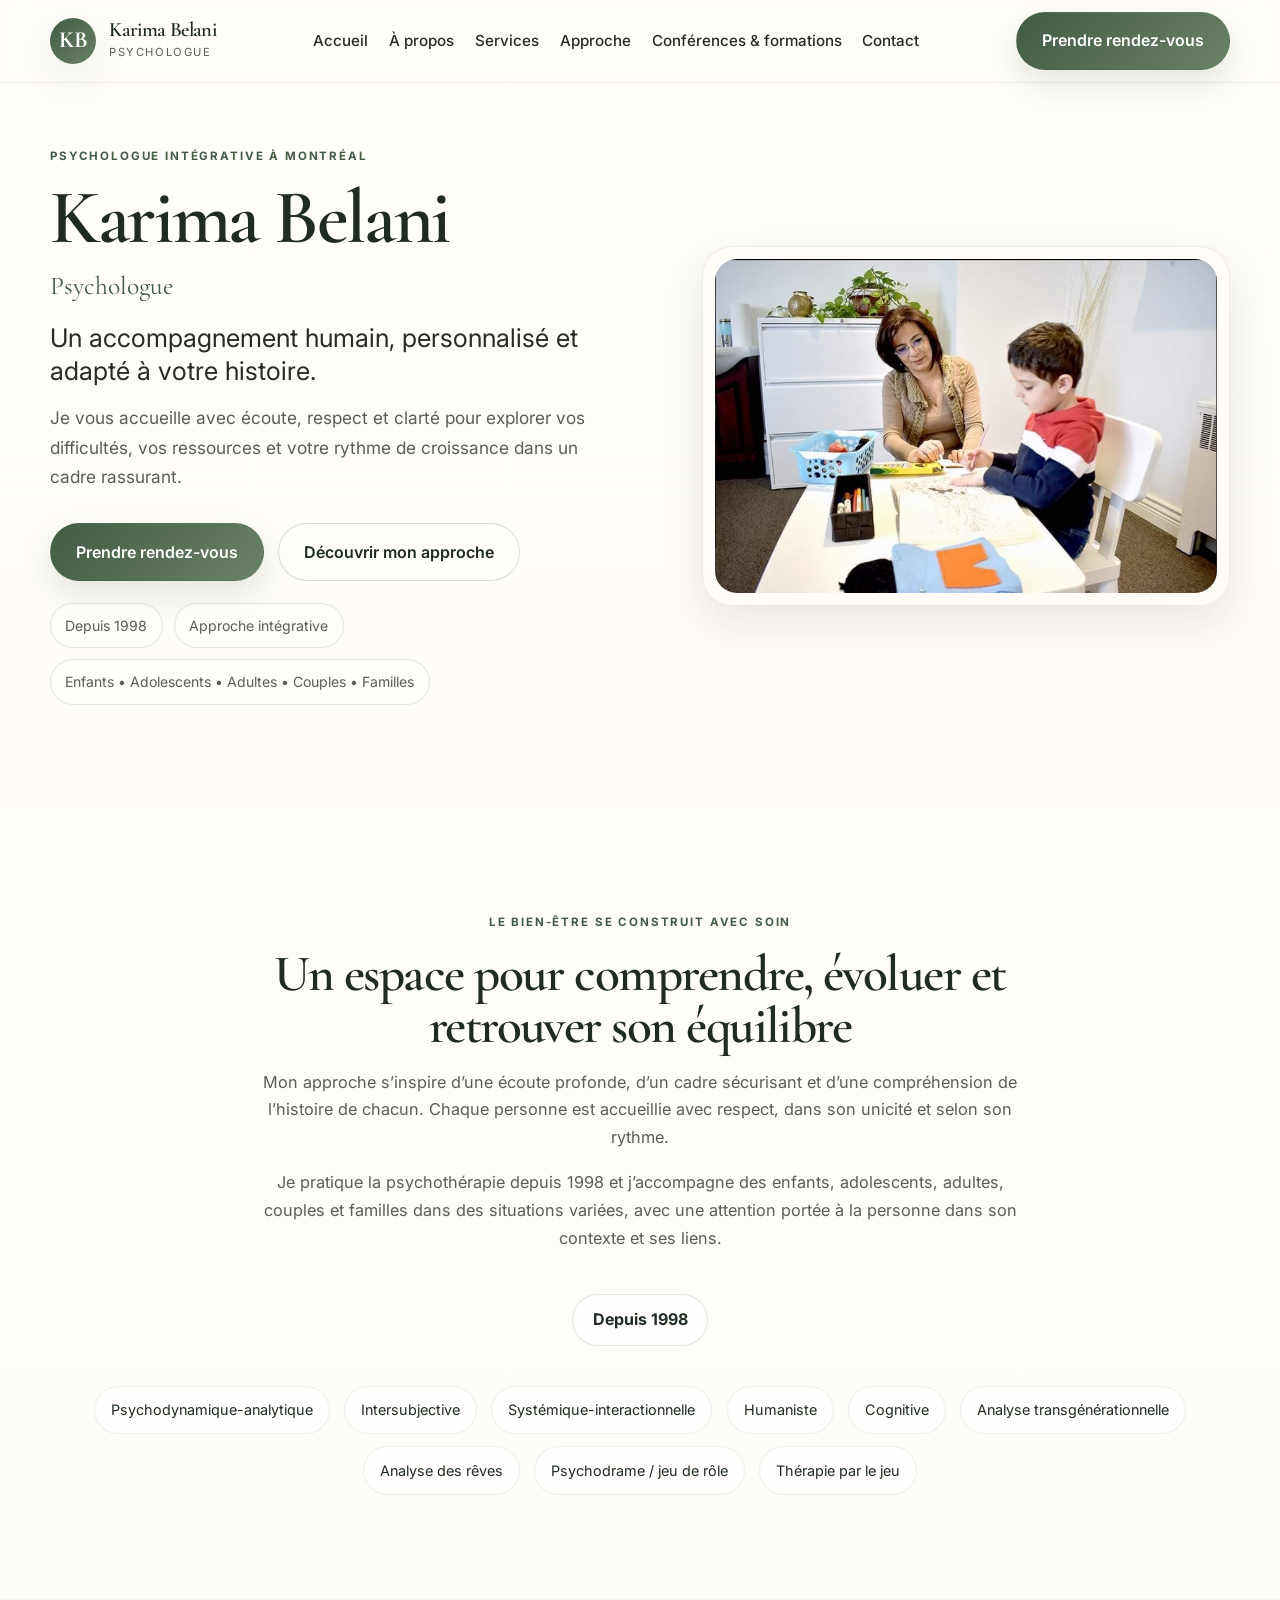
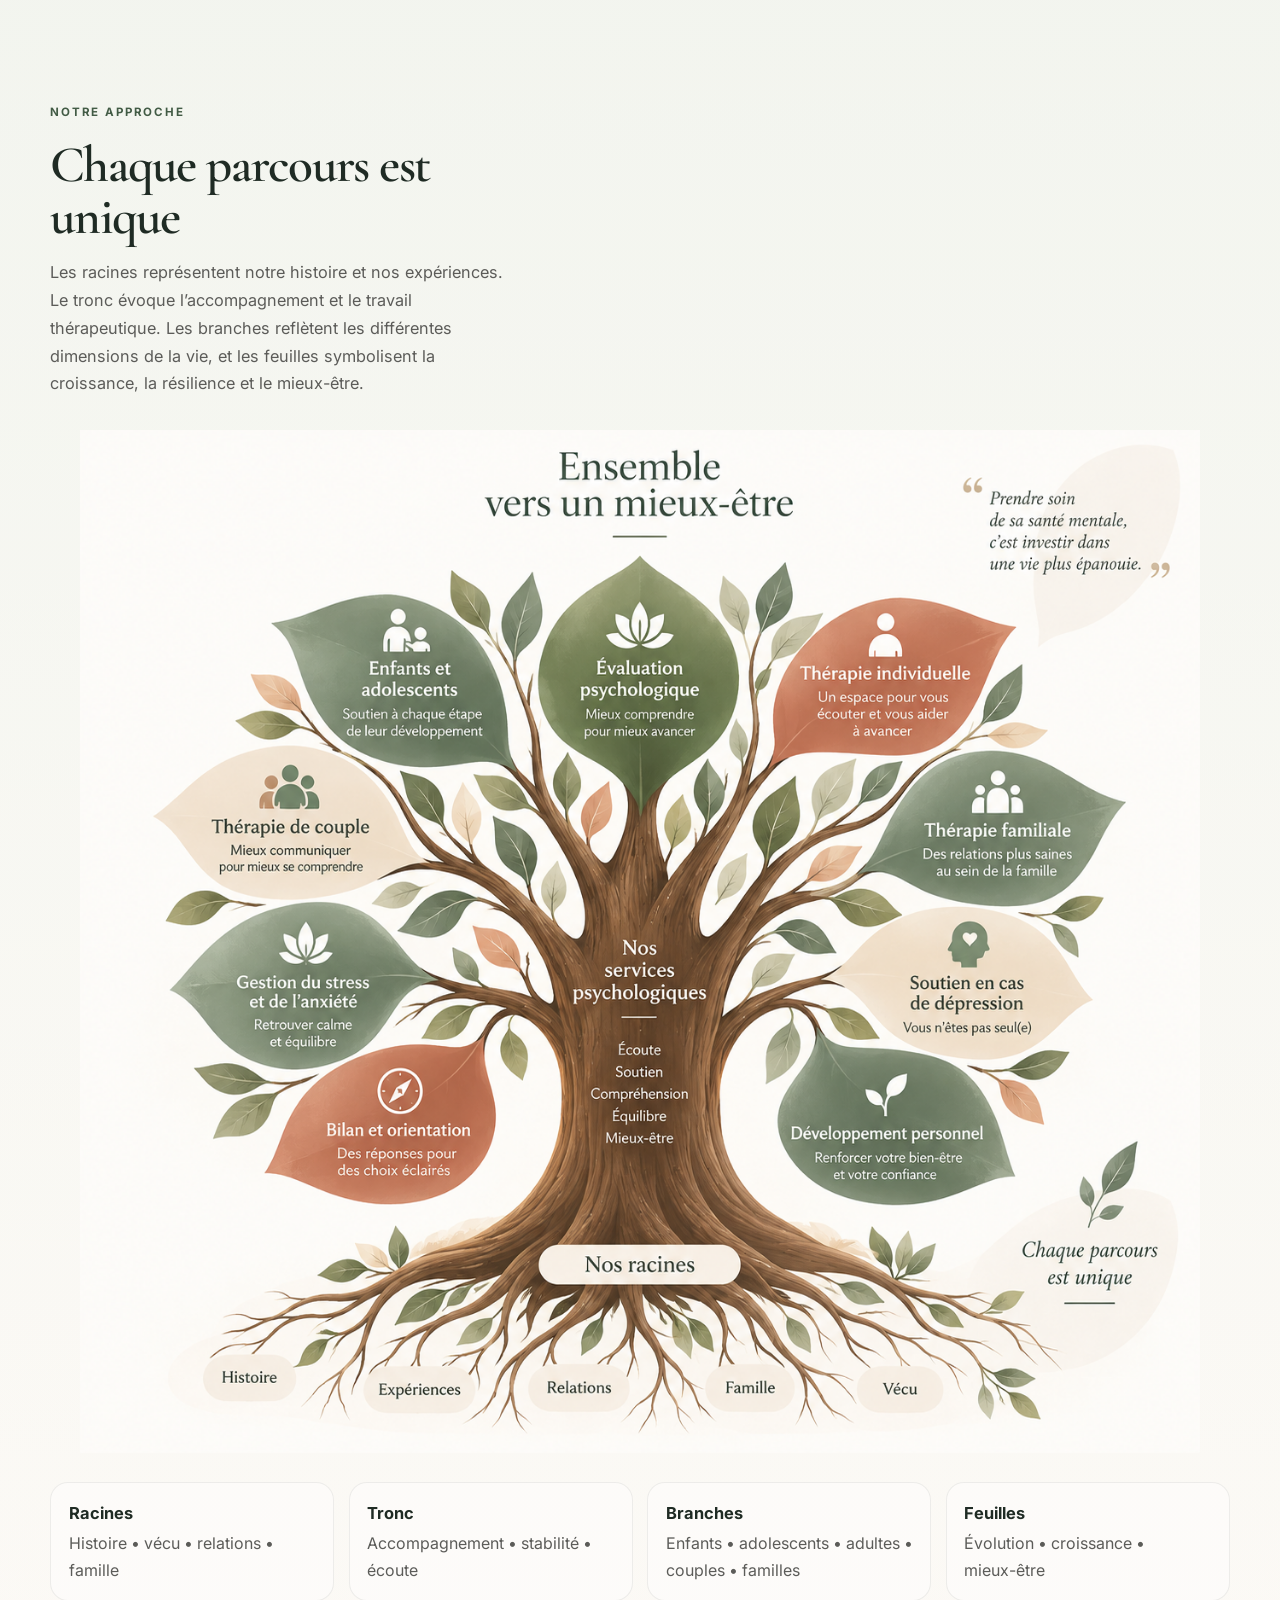
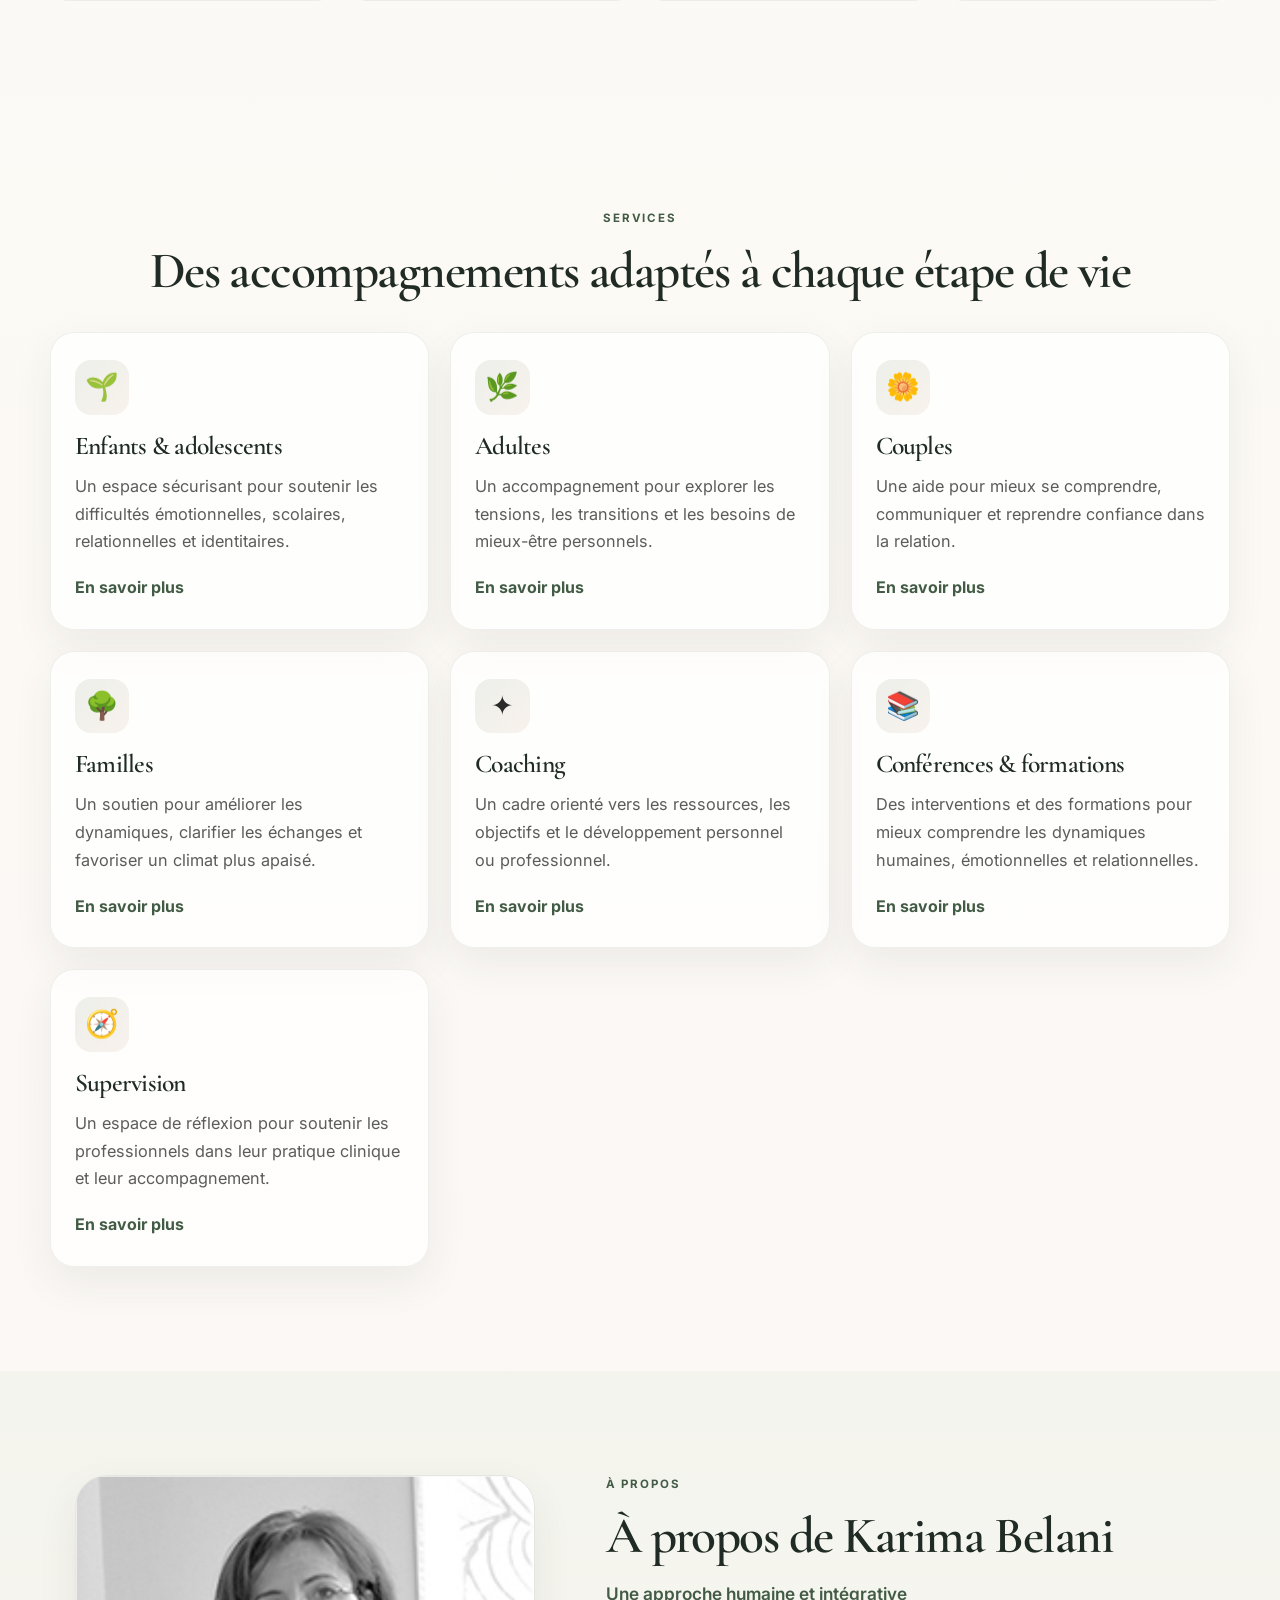
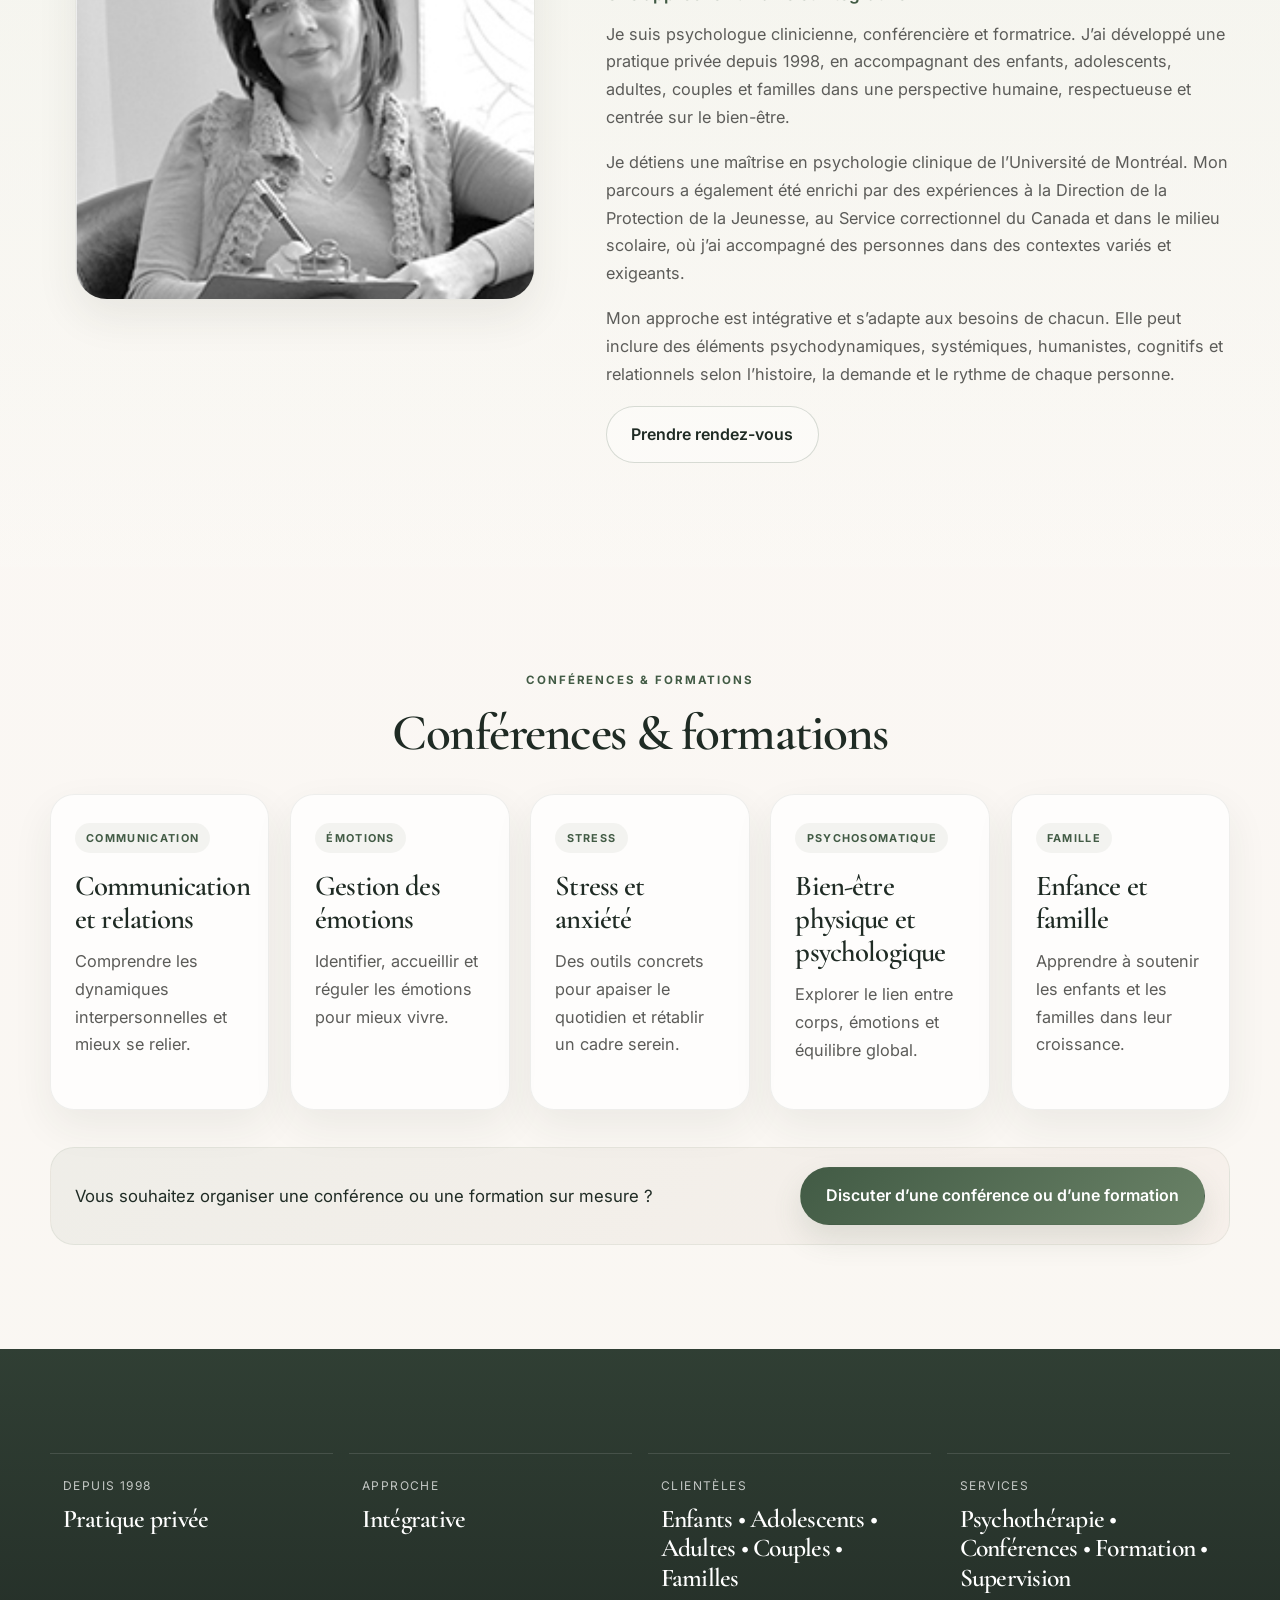
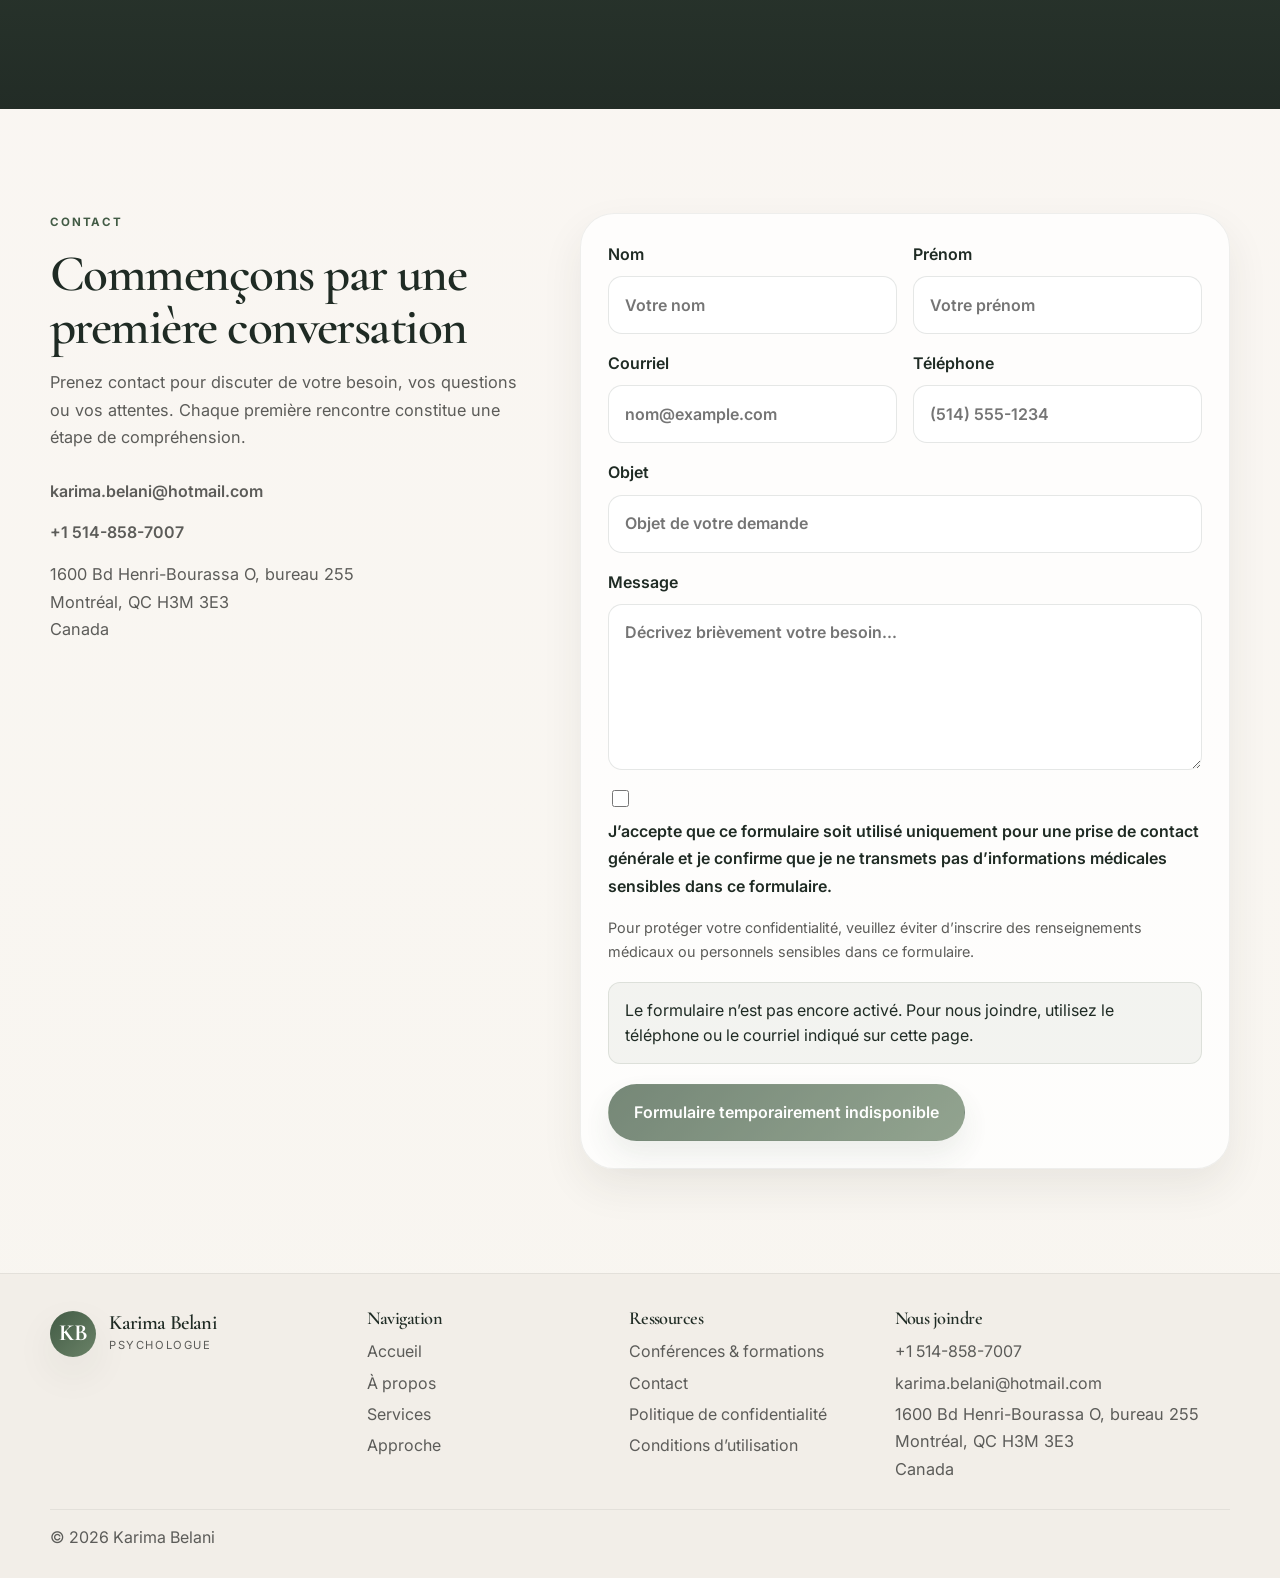
<file: index.html>
<!DOCTYPE html>
<html lang="fr">
  <head>
    <meta charset="UTF-8" />
    <meta name="viewport" content="width=device-width, initial-scale=1.0" />
    <title>Karima Belani | Psychologue à Montréal</title>
    <meta
      name="description"
      content="Karima Belani, psychologue à Montréal. Accompagnement humain, personnalisé et adapté à votre histoire pour les enfants, adolescents, adultes, couples et familles."
    />
    <meta property="og:type" content="website" />
    <meta property="og:title" content="Karima Belani | Psychologue à Montréal" />
    <meta
      property="og:description"
      content="Un accompagnement humain, personnalisé et adapté à votre histoire."
    />
    <meta property="og:image" content="assets/images/karima-belani.jpg" />
    <meta property="og:locale" content="fr_CA" />
    <meta name="robots" content="noindex, nofollow" />
    <link rel="preconnect" href="https://fonts.googleapis.com" />
    <link rel="preconnect" href="https://fonts.gstatic.com" crossorigin />
    <link
      href="https://fonts.googleapis.com/css2?family=Cormorant+Garamond:wght@400;500;600;700&family=Inter:wght@400;500;600;700&display=swap"
      rel="stylesheet"
    />
    <link rel="stylesheet" href="assets/css/style.css" />
    <script defer src="assets/js/main.js"></script>
    <script type="application/ld+json">
      {
        "@context": "https://schema.org",
        "@type": "Person",
        "name": "Karima Belani",
        "jobTitle": "Psychologue",
        "address": {
          "@type": "PostalAddress",
          "streetAddress": "1600 Bd Henri-Bourassa O, bureau 255",
          "addressLocality": "Montréal",
          "addressRegion": "QC",
          "postalCode": "H3M 3E3",
          "addressCountry": "CA"
        },
        "telephone": "+1 514-858-7007",
        "email": "karima.belani@hotmail.com",
        "areaServed": "Montréal, Québec"
      }
    </script>
  </head>
  <body>
    <header class="site-header">
      <div class="container header-inner">
        <a class="brand" href="#accueil" aria-label="Accueil Karima Belani">
          <span class="brand-mark">KB</span>
          <span class="brand-text">
            <strong>Karima Belani</strong>
            <small>Psychologue</small>
          </span>
        </a>

        <button
          class="nav-toggle"
          type="button"
          aria-expanded="false"
          aria-controls="mainNav"
          aria-label="Ouvrir le menu"
        >
          <span></span>
          <span></span>
          <span></span>
        </button>

        <nav class="main-nav" id="mainNav" aria-label="Navigation principale">
          <a href="#accueil" aria-current="page">Accueil</a>
          <a href="#apropos">À propos</a>
          <a href="#services">Services</a>
          <a href="#approche">Approche</a>
          <a href="#conferences">Conférences &amp; formations</a>
          <a href="#contact">Contact</a>
        </nav>

        <a class="btn btn-primary header-cta" href="#contact">Prendre rendez-vous</a>
      </div>
    </header>

    <main id="accueil">
      <section class="hero section-shell">
        <div class="container hero-grid">
          <div class="hero-copy">
            <p class="eyebrow">Psychologue intégrative à Montréal</p>
            <h1>Karima Belani</h1>
            <p class="subtitle">Psychologue</p>
            <p class="lead">Un accompagnement humain, personnalisé et adapté à votre histoire.</p>
            <p class="hero-text">
              Je vous accueille avec écoute, respect et clarté pour explorer vos difficultés,
              vos ressources et votre rythme de croissance dans un cadre rassurant.
            </p>

            <div class="cta-row">
              <a class="btn btn-primary" href="#contact">Prendre rendez-vous</a>
              <a class="btn btn-secondary" href="#approche">Découvrir mon approche</a>
            </div>

            <ul class="hero-meta" aria-label="Informations clés">
              <li>Depuis 1998</li>
              <li>Approche intégrative</li>
              <li>Enfants • Adolescents • Adultes • Couples • Familles</li>
            </ul>
          </div>

          <div class="hero-media">
            <div class="portrait-frame">
              <img
                src="assets/images/karima-belani-enfant.png"
                alt="Karima Belani lors d'une activité d'accompagnement avec un enfant"
                width="808"
                height="538"
                fetchpriority="high"
              />
            </div>
          </div>
        </div>
      </section>

      <section class="section intro" aria-labelledby="intro-title">
        <div class="container narrow intro-inner">
          <p class="eyebrow center">Le bien-être se construit avec soin</p>
          <h2 id="intro-title">Un espace pour comprendre, évoluer et retrouver son équilibre</h2>
          <p>
            Mon approche s’inspire d’une écoute profonde, d’un cadre sécurisant et d’une
            compréhension de l’histoire de chacun. Chaque personne est accueillie avec
            respect, dans son unicité et selon son rythme.
          </p>
          <p>
            Je pratique la psychothérapie depuis 1998 et j’accompagne des enfants,
            adolescents, adultes, couples et familles dans des situations variées, avec une
            attention portée à la personne dans son contexte et ses liens.
          </p>
          <div class="mini-badge">
            <span>Depuis 1998</span>
          </div>
        </div>

        <div class="container approach-tags" aria-label="Approches et outils thérapeutiques">
          <span>Psychodynamique-analytique</span>
          <span>Intersubjective</span>
          <span>Systémique-interactionnelle</span>
          <span>Humaniste</span>
          <span>Cognitive</span>
          <span>Analyse transgénérationnelle</span>
          <span>Analyse des rêves</span>
          <span>Psychodrame / jeu de rôle</span>
          <span>Thérapie par le jeu</span>
        </div>
      </section>

      <section id="approche" class="section tree-section" aria-labelledby="tree-title">
        <div class="container tree-layout">
          <div class="tree-copy">
            <p class="eyebrow">Notre approche</p>
            <h2 id="tree-title">Chaque parcours est unique</h2>
            <p>
              Les racines représentent notre histoire et nos expériences. Le tronc évoque
              l’accompagnement et le travail thérapeutique. Les branches reflètent les
              différentes dimensions de la vie, et les feuilles symbolisent la croissance,
              la résilience et le mieux-être.
            </p>
          </div>

          <div class="tree-image-wrap">
            <img
              src="assets/images/arbre-psychologie-karima.png"
              alt="Arbre illustrant les services et l'approche psychologique de Karima Belani"
              width="1312"
              height="1199"
              loading="lazy"
            />
          </div>

          <div class="tree-points" aria-label="Éléments de la métaphore de l'arbre">
            <div>
              <strong>Racines</strong>
              <span>Histoire • vécu • relations • famille</span>
            </div>
            <div>
              <strong>Tronc</strong>
              <span>Accompagnement • stabilité • écoute</span>
            </div>
            <div>
              <strong>Branches</strong>
              <span>Enfants • adolescents • adultes • couples • familles</span>
            </div>
            <div>
              <strong>Feuilles</strong>
              <span>Évolution • croissance • mieux-être</span>
            </div>
          </div>
        </div>
      </section>

      <section id="services" class="section services" aria-labelledby="services-title">
        <div class="container">
          <div class="section-heading center">
            <p class="eyebrow">Services</p>
            <h2 id="services-title">Des accompagnements adaptés à chaque étape de vie</h2>
          </div>

          <div class="card-grid services-grid">
            <article class="service-card">
              <div class="icon-wrap" aria-hidden="true">🌱</div>
              <h3>Enfants &amp; adolescents</h3>
              <p>
                Un espace sécurisant pour soutenir les difficultés émotionnelles, scolaires,
                relationnelles et identitaires.
              </p>
              <a href="#contact">En savoir plus</a>
            </article>

            <article class="service-card">
              <div class="icon-wrap" aria-hidden="true">🌿</div>
              <h3>Adultes</h3>
              <p>
                Un accompagnement pour explorer les tensions, les transitions et les besoins
                de mieux-être personnels.
              </p>
              <a href="#contact">En savoir plus</a>
            </article>

            <article class="service-card">
              <div class="icon-wrap" aria-hidden="true">🌼</div>
              <h3>Couples</h3>
              <p>
                Une aide pour mieux se comprendre, communiquer et reprendre confiance dans
                la relation.
              </p>
              <a href="#contact">En savoir plus</a>
            </article>

            <article class="service-card">
              <div class="icon-wrap" aria-hidden="true">🌳</div>
              <h3>Familles</h3>
              <p>
                Un soutien pour améliorer les dynamiques, clarifier les échanges et favoriser
                un climat plus apaisé.
              </p>
              <a href="#contact">En savoir plus</a>
            </article>

            <article class="service-card">
              <div class="icon-wrap" aria-hidden="true">✦</div>
              <h3>Coaching</h3>
              <p>
                Un cadre orienté vers les ressources, les objectifs et le développement
                personnel ou professionnel.
              </p>
              <a href="#contact">En savoir plus</a>
            </article>

            <article class="service-card">
              <div class="icon-wrap" aria-hidden="true">📚</div>
              <h3>Conférences &amp; formations</h3>
              <p>
                Des interventions et des formations pour mieux comprendre les dynamiques
                humaines, émotionnelles et relationnelles.
              </p>
              <a href="#conferences">En savoir plus</a>
            </article>

            <article class="service-card">
              <div class="icon-wrap" aria-hidden="true">🧭</div>
              <h3>Supervision</h3>
              <p>
                Un espace de réflexion pour soutenir les professionnels dans leur pratique
                clinique et leur accompagnement.
              </p>
              <a href="#contact">En savoir plus</a>
            </article>
          </div>
        </div>
      </section>

      <section id="apropos" class="section about" aria-labelledby="about-title">
        <div class="container about-grid">
          <div class="about-image-wrap">
            <div class="about-frame">
              <img
                src="assets/images/karima-belani-about.png"
                alt="Karima Belani, psychologue"
                width="755"
                height="698"
                loading="lazy"
              />
            </div>
          </div>
          <div class="about-copy">
            <p class="eyebrow">À propos</p>
            <h2 id="about-title">À propos de Karima Belani</h2>
            <p class="about-kicker">Une approche humaine et intégrative</p>
            <p>
              Je suis psychologue clinicienne, conférencière et formatrice. J’ai développé
              une pratique privée depuis 1998, en accompagnant des enfants, adolescents,
              adultes, couples et familles dans une perspective humaine, respectueuse et
              centrée sur le bien-être.
            </p>
            <p>
              Je détiens une maîtrise en psychologie clinique de l’Université de Montréal. Mon
              parcours a également été enrichi par des expériences à la Direction de la
              Protection de la Jeunesse, au Service correctionnel du Canada et dans le milieu
              scolaire, où j’ai accompagné des personnes dans des contextes variés et
              exigeants.
            </p>
            <p>
              Mon approche est intégrative et s’adapte aux besoins de chacun. Elle peut
              inclure des éléments psychodynamiques, systémiques, humanistes, cognitifs et
              relationnels selon l’histoire, la demande et le rythme de chaque personne.
            </p>
            <a class="btn btn-secondary" href="#contact">Prendre rendez-vous</a>
          </div>
        </div>
      </section>

      <section id="conferences" class="section conferences" aria-labelledby="conferences-title">
        <div class="container">
          <div class="section-heading center wide">
            <p class="eyebrow">Conférences &amp; formations</p>
            <h2 id="conferences-title">Conférences &amp; formations</h2>
          </div>

          <div class="card-grid conference-grid">
            <article class="conference-card">
              <span class="tag">Communication</span>
              <h3>Communication et relations</h3>
              <p>Comprendre les dynamiques interpersonnelles et mieux se relier.</p>
            </article>

            <article class="conference-card">
              <span class="tag">Émotions</span>
              <h3>Gestion des émotions</h3>
              <p>Identifier, accueillir et réguler les émotions pour mieux vivre.</p>
            </article>

            <article class="conference-card">
              <span class="tag">Stress</span>
              <h3>Stress et anxiété</h3>
              <p>Des outils concrets pour apaiser le quotidien et rétablir un cadre serein.</p>
            </article>

            <article class="conference-card">
              <span class="tag">Psychosomatique</span>
              <h3>Bien-être physique et psychologique</h3>
              <p>Explorer le lien entre corps, émotions et équilibre global.</p>
            </article>

            <article class="conference-card">
              <span class="tag">Famille</span>
              <h3>Enfance et famille</h3>
              <p>Apprendre à soutenir les enfants et les familles dans leur croissance.</p>
            </article>
          </div>

          <div class="cta-bar">
            <p>Vous souhaitez organiser une conférence ou une formation sur mesure ?</p>
            <a class="btn btn-primary" href="#contact">Discuter d’une conférence ou d’une formation</a>
          </div>
        </div>
      </section>

      <section class="section credibility" aria-label="Expérience et crédibilité">
        <div class="container credibility-grid">
          <div>
            <p class="credibility-label">Depuis 1998</p>
            <h3>Pratique privée</h3>
          </div>
          <div>
            <p class="credibility-label">Approche</p>
            <h3>Intégrative</h3>
          </div>
          <div>
            <p class="credibility-label">Clientèles</p>
            <h3>Enfants • Adolescents • Adultes • Couples • Familles</h3>
          </div>
          <div>
            <p class="credibility-label">Services</p>
            <h3>Psychothérapie • Conférences • Formation • Supervision</h3>
          </div>
        </div>
      </section>

      <section id="contact" class="section contact" aria-labelledby="contact-title">
        <div class="container contact-grid">
          <div class="contact-intro">
            <p class="eyebrow">Contact</p>
            <h2 id="contact-title">Commençons par une première conversation</h2>
            <p>
              Prenez contact pour discuter de votre besoin, vos questions ou vos attentes.
              Chaque première rencontre constitue une étape de compréhension.
            </p>
            <div class="contact-details" aria-label="Nous joindre">
              <a href="mailto:karima.belani@hotmail.com">karima.belani@hotmail.com</a>
              <a href="tel:+15148587007">+1 514-858-7007</a>
              <p>
                1600 Bd Henri-Bourassa O, bureau 255<br />
                Montréal, QC H3M 3E3<br />
                Canada
              </p>
            </div>
          </div>

          <form class="contact-form" action="#" method="post" id="contactForm">
            <!-- FORMSPREE_ENDPOINT À CONFIGURER AVANT LA MISE EN PRODUCTION -->
            <div class="field-row">
              <label for="nom">
                <span>Nom</span>
                <input
                  id="nom"
                  type="text"
                  name="nom"
                  autocomplete="family-name"
                  placeholder="Votre nom"
                  required
                />
              </label>
              <label for="prenom">
                <span>Prénom</span>
                <input
                  id="prenom"
                  type="text"
                  name="prenom"
                  autocomplete="given-name"
                  placeholder="Votre prénom"
                />
              </label>
            </div>

            <div class="field-row">
              <label for="email">
                <span>Courriel</span>
                <input
                  id="email"
                  type="email"
                  name="email"
                  autocomplete="email"
                  placeholder="nom@example.com"
                  required
                />
              </label>
              <label for="telephone">
                <span>Téléphone</span>
                <input
                  id="telephone"
                  type="tel"
                  name="telephone"
                  autocomplete="tel"
                  placeholder="(514) 555-1234"
                />
              </label>
            </div>

            <label for="objet">
              <span>Objet</span>
              <input
                id="objet"
                type="text"
                name="objet"
                autocomplete="off"
                placeholder="Objet de votre demande"
              />
            </label>

            <label for="message">
              <span>Message</span>
              <textarea
                id="message"
                name="message"
                rows="5"
                autocomplete="off"
                placeholder="Décrivez brièvement votre besoin..."
                required
              ></textarea>
            </label>

            <div class="honeypot" aria-hidden="true">
              <label for="website">Ne remplissez pas ce champ</label>
              <input
                id="website"
                type="text"
                name="website"
                tabindex="-1"
                autocomplete="off"
              />
            </div>

            <label class="checkbox-row" for="consentement">
              <input id="consentement" type="checkbox" name="consentement" required />
              <span>
                J’accepte que ce formulaire soit utilisé uniquement pour une prise de contact
                générale et je confirme que je ne transmets pas d’informations médicales
                sensibles dans ce formulaire.
              </span>
            </label>

            <p class="privacy-note">
              Pour protéger votre confidentialité, veuillez éviter d’inscrire des
              renseignements médicaux ou personnels sensibles dans ce formulaire.
            </p>

            <div class="form-status" id="formStatus" role="status" aria-live="polite">
              Le formulaire n’est pas encore activé. Pour nous joindre, utilisez le téléphone ou le courriel indiqué sur cette page.
            </div>

            <button class="btn btn-primary" type="submit" disabled>Formulaire temporairement indisponible</button>
          </form>
        </div>
      </section>
    </main>

    <footer class="site-footer">
      <div class="container footer-grid">
        <div>
          <a class="brand footer-brand" href="#accueil" aria-label="Accueil">
            <span class="brand-mark">KB</span>
            <span class="brand-text">
              <strong>Karima Belani</strong>
              <small>Psychologue</small>
            </span>
          </a>
        </div>

        <nav class="footer-nav" aria-label="Navigation du pied de page">
          <div>
            <h3>Navigation</h3>
            <a href="#accueil">Accueil</a>
            <a href="#apropos">À propos</a>
            <a href="#services">Services</a>
            <a href="#approche">Approche</a>
          </div>
          <div>
            <h3>Ressources</h3>
            <a href="#conferences">Conférences &amp; formations</a>
            <a href="#contact">Contact</a>
            <a href="politique-confidentialite.html">Politique de confidentialité</a>
            <a href="conditions-utilisation.html">Conditions d’utilisation</a>
          </div>
        </nav>

        <div class="footer-meta" aria-label="Nous joindre">
          <h3>Nous joindre</h3>
          <a href="tel:+15148587007">+1 514-858-7007</a>
          <a href="mailto:karima.belani@hotmail.com">karima.belani@hotmail.com</a>
          <p>
            1600 Bd Henri-Bourassa O, bureau 255<br />
            Montréal, QC H3M 3E3<br />
            Canada
          </p>
        </div>
      </div>

      <div class="container footer-bottom">
        <span>© <span id="year"></span> Karima Belani</span>
      </div>
    </footer>
  </body>
</html>
</file>
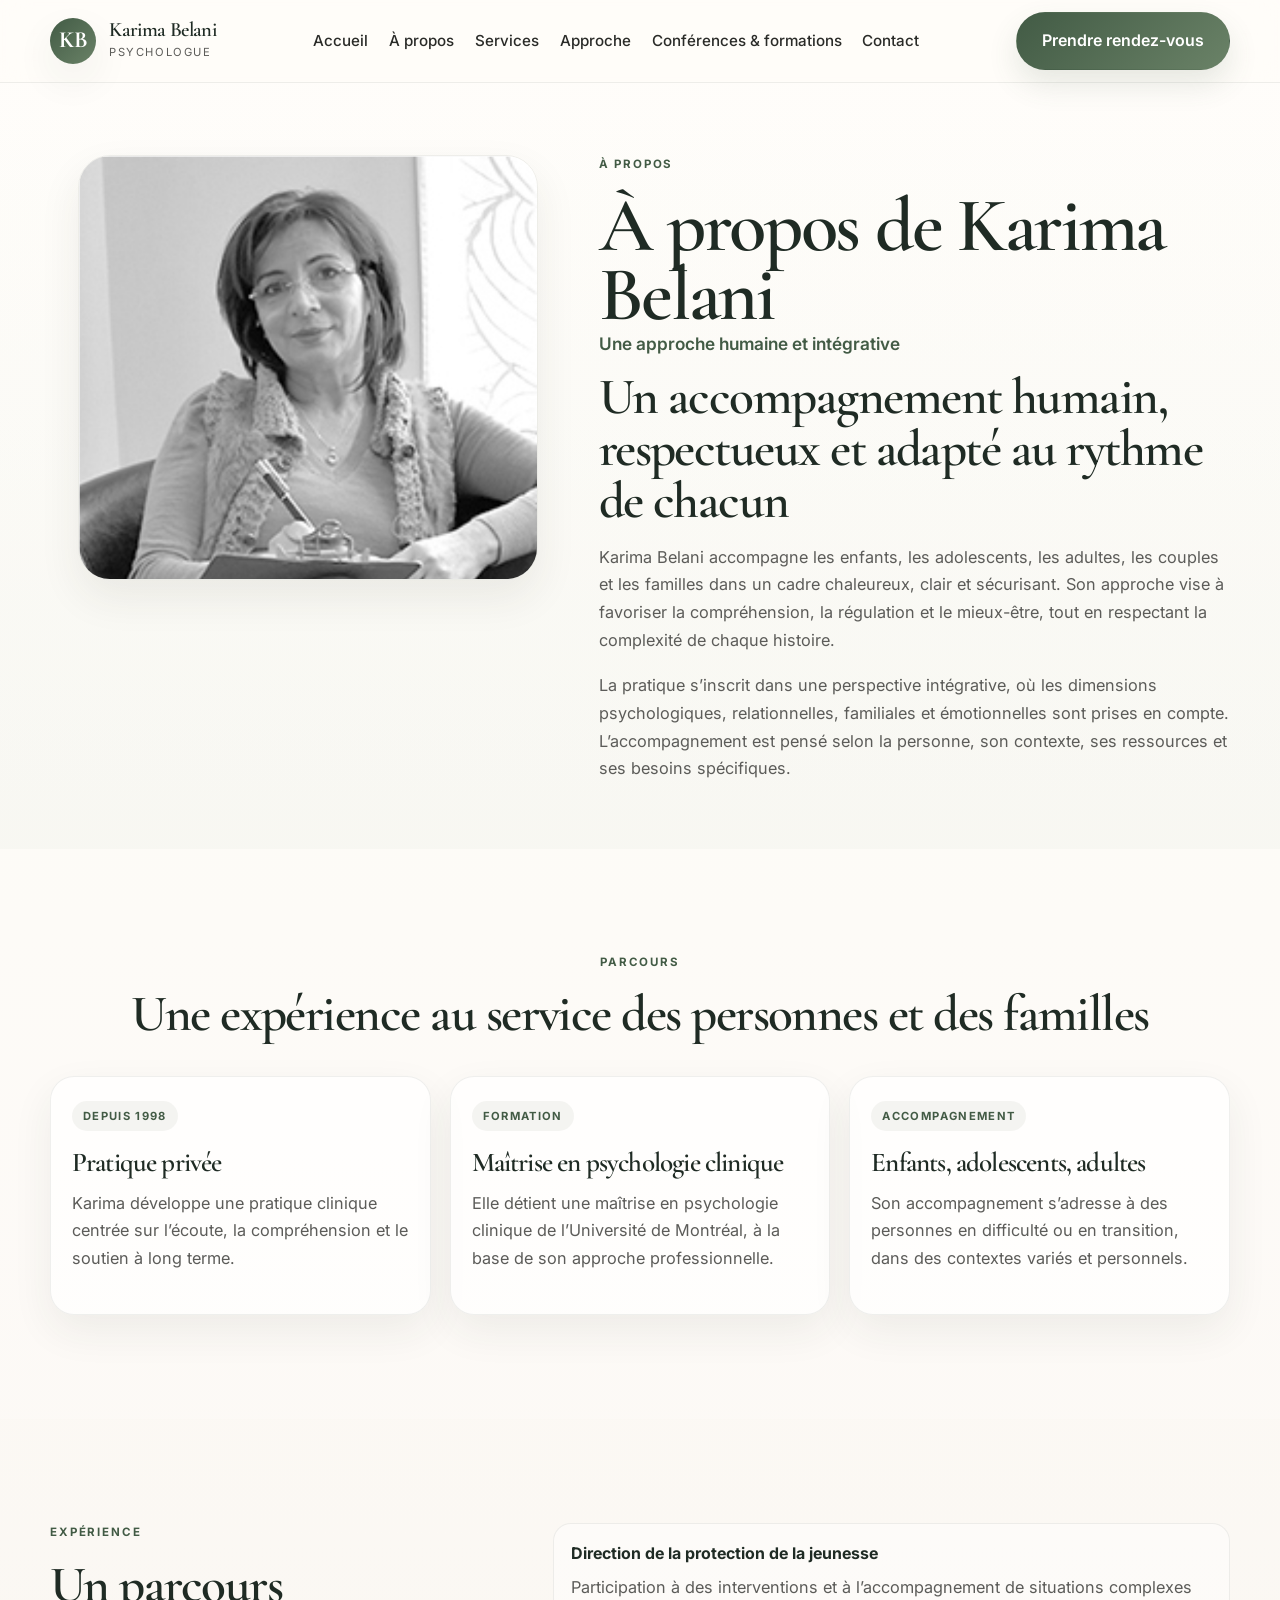
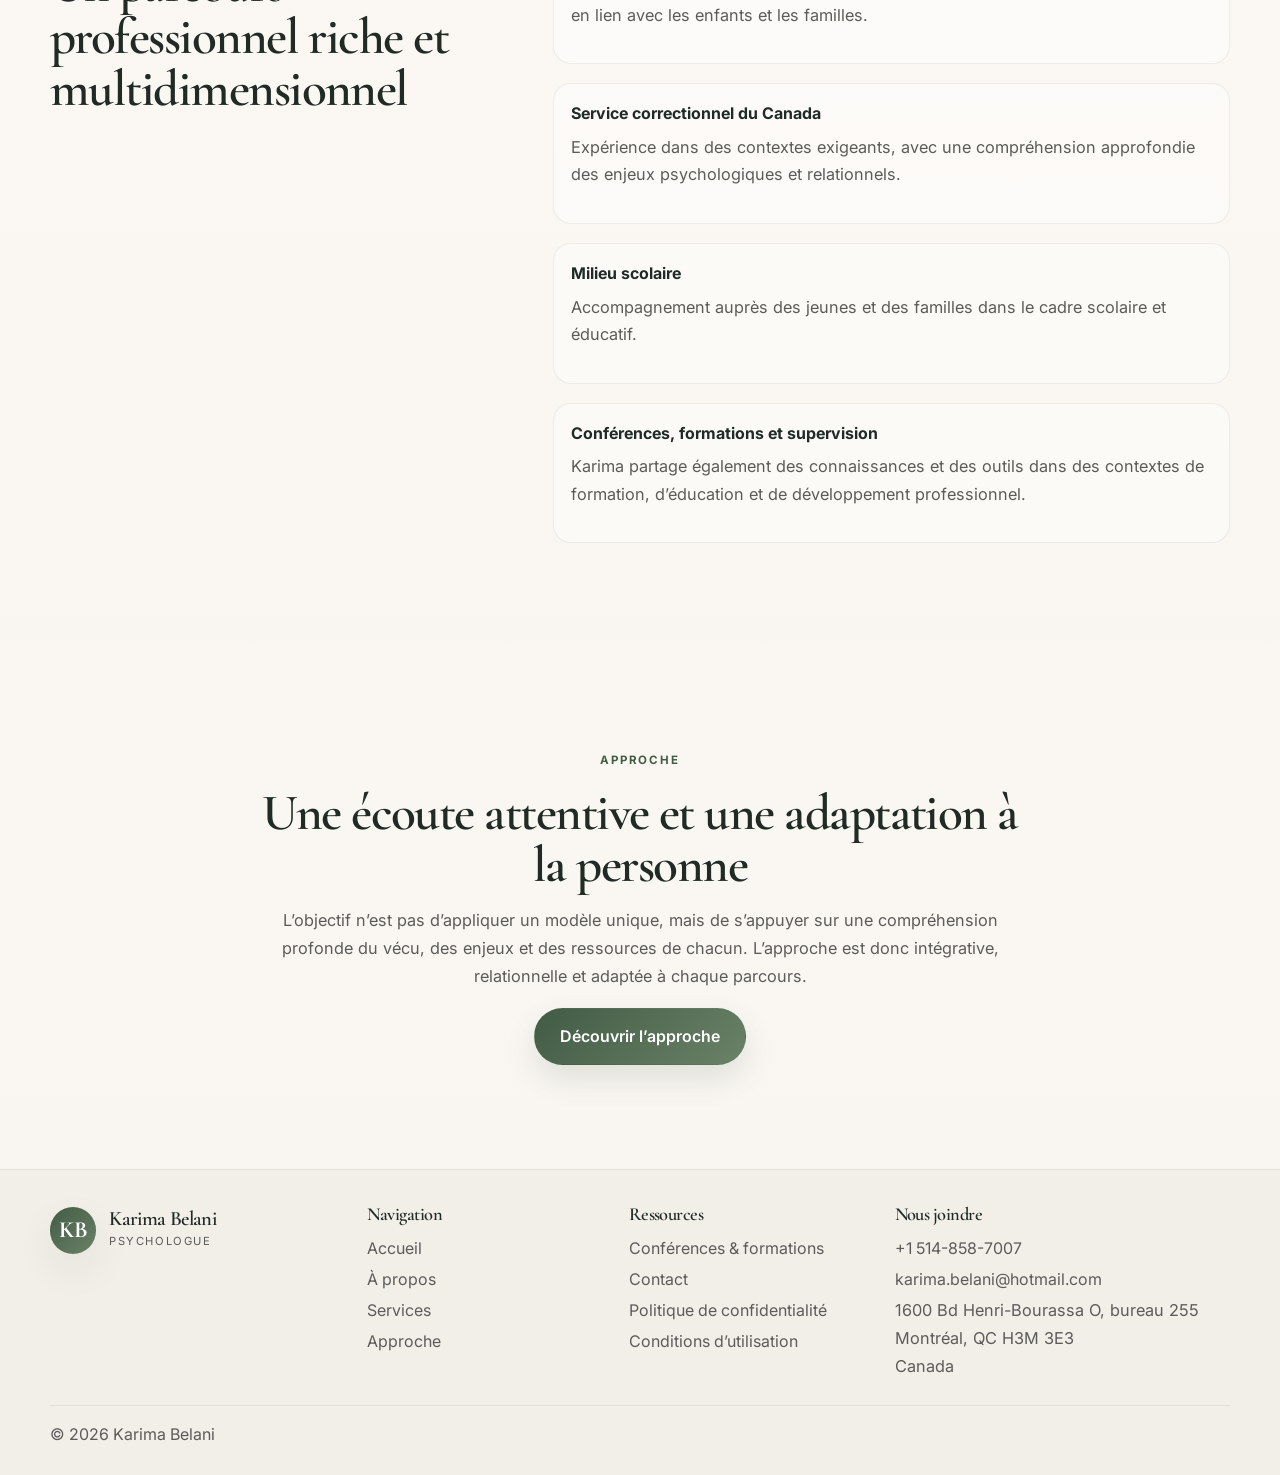
<file: a-propos.html>
<!DOCTYPE html>
<html lang="fr">
  <head>
    <meta charset="UTF-8" />
    <meta name="viewport" content="width=device-width, initial-scale=1.0" />
    <title>À propos | Karima Belani, psychologue</title>
    <meta
      name="description"
      content="Découvrez la pratique, le parcours et l'approche professionnelle de Karima Belani, psychologue à Montréal."
    />
    <meta name="robots" content="noindex, nofollow" />
    <meta property="og:type" content="website" />
    <meta property="og:title" content="À propos | Karima Belani, psychologue" />
    <meta
      property="og:description"
      content="Une approche humaine, intégrative et adaptée à chaque parcours."
    />
    <meta property="og:image" content="assets/images/karima-belani.jpg" />
    <meta property="og:locale" content="fr_CA" />
    <link rel="preconnect" href="https://fonts.googleapis.com" />
    <link rel="preconnect" href="https://fonts.gstatic.com" crossorigin />
    <link
      href="https://fonts.googleapis.com/css2?family=Cormorant+Garamond:wght@400;500;600;700&family=Inter:wght@400;500;600;700&display=swap"
      rel="stylesheet"
    />
    <link rel="stylesheet" href="assets/css/style.css" />
    <script defer src="assets/js/main.js"></script>
  </head>
  <body>
    <header class="site-header">
      <div class="container header-inner">
        <a class="brand" href="index.html" aria-label="Accueil Karima Belani">
          <span class="brand-mark">KB</span>
          <span class="brand-text">
            <strong>Karima Belani</strong>
            <small>Psychologue</small>
          </span>
        </a>

        <button class="nav-toggle" type="button" aria-expanded="false" aria-controls="mainNav" aria-label="Ouvrir le menu">
          <span></span><span></span><span></span>
        </button>

        <nav class="main-nav" id="mainNav" aria-label="Navigation principale">
          <a href="index.html">Accueil</a>
          <a href="a-propos.html" aria-current="page">À propos</a>
          <a href="services.html">Services</a>
          <a href="approche.html">Approche</a>
          <a href="conferences-formations.html">Conférences &amp; formations</a>
          <a href="contact.html">Contact</a>
        </nav>

        <a class="btn btn-primary header-cta" href="contact.html">Prendre rendez-vous</a>
      </div>
    </header>

    <main>
      <section class="page-hero">
        <div class="container page-hero-inner about-grid">
          <div class="about-image-wrap">
            <div class="about-frame">
              <img src="assets/images/karima-belani-about.png" alt="Karima Belani, psychologue" width="755" height="698" loading="eager" />
            </div>
          </div>
          <div class="about-copy">
            <p class="eyebrow">À propos</p>
            <h1>À propos de Karima Belani</h1>
            <p class="about-kicker">Une approche humaine et intégrative</p>
            <h2>Un accompagnement humain, respectueux et adapté au rythme de chacun</h2>
            <p>
              Karima Belani accompagne les enfants, les adolescents, les adultes, les couples et les familles dans un cadre chaleureux, clair et sécurisant. Son approche vise à favoriser la compréhension, la régulation et le mieux-être, tout en respectant la complexité de chaque histoire.
            </p>
            <p>
              La pratique s’inscrit dans une perspective intégrative, où les dimensions psychologiques, relationnelles, familiales et émotionnelles sont prises en compte. L’accompagnement est pensé selon la personne, son contexte, ses ressources et ses besoins spécifiques.
            </p>
          </div>
        </div>
      </section>

      <section class="section muted-section">
        <div class="container">
          <div class="section-heading center">
            <p class="eyebrow">Parcours</p>
            <h2>Une expérience au service des personnes et des familles</h2>
          </div>

          <div class="card-grid three-up">
            <article class="detail-card">
              <span class="card-kicker">Depuis 1998</span>
              <h3>Pratique privée</h3>
              <p>Karima développe une pratique clinique centrée sur l’écoute, la compréhension et le soutien à long terme.</p>
            </article>

            <article class="detail-card">
              <span class="card-kicker">Formation</span>
              <h3>Maîtrise en psychologie clinique</h3>
              <p>Elle détient une maîtrise en psychologie clinique de l’Université de Montréal, à la base de son approche professionnelle.</p>
            </article>

            <article class="detail-card">
              <span class="card-kicker">Accompagnement</span>
              <h3>Enfants, adolescents, adultes</h3>
              <p>Son accompagnement s’adresse à des personnes en difficulté ou en transition, dans des contextes variés et personnels.</p>
            </article>
          </div>
        </div>
      </section>

      <section class="section">
        <div class="container content-grid split-layout">
          <div>
            <p class="eyebrow">Expérience</p>
            <h2>Un parcours professionnel riche et multidimensionnel</h2>
          </div>
          <div class="info-list">
            <div>
              <strong>Direction de la protection de la jeunesse</strong>
              <p>Participation à des interventions et à l’accompagnement de situations complexes en lien avec les enfants et les familles.</p>
            </div>
            <div>
              <strong>Service correctionnel du Canada</strong>
              <p>Expérience dans des contextes exigeants, avec une compréhension approfondie des enjeux psychologiques et relationnels.</p>
            </div>
            <div>
              <strong>Milieu scolaire</strong>
              <p>Accompagnement auprès des jeunes et des familles dans le cadre scolaire et éducatif.</p>
            </div>
            <div>
              <strong>Conférences, formations et supervision</strong>
              <p>Karima partage également des connaissances et des outils dans des contextes de formation, d’éducation et de développement professionnel.</p>
            </div>
          </div>
        </div>
      </section>

      <section class="section muted-section">
        <div class="container narrow center">
          <p class="eyebrow">Approche</p>
          <h2>Une écoute attentive et une adaptation à la personne</h2>
          <p>
            L’objectif n’est pas d’appliquer un modèle unique, mais de s’appuyer sur une compréhension profonde du vécu, des enjeux et des ressources de chacun. L’approche est donc intégrative, relationnelle et adaptée à chaque parcours.
          </p>
          <a class="btn btn-primary" href="approche.html">Découvrir l’approche</a>
        </div>
      </section>
    </main>

    <footer class="site-footer">
      <div class="container footer-grid">
        <div>
          <a class="brand footer-brand" href="index.html" aria-label="Accueil">
            <span class="brand-mark">KB</span>
            <span class="brand-text">
              <strong>Karima Belani</strong>
              <small>Psychologue</small>
            </span>
          </a>
        </div>

        <nav class="footer-nav" aria-label="Navigation du pied de page">
          <div>
            <h3>Navigation</h3>
            <a href="index.html">Accueil</a>
            <a href="a-propos.html" aria-current="page">À propos</a>
            <a href="services.html">Services</a>
            <a href="approche.html">Approche</a>
          </div>
          <div>
            <h3>Ressources</h3>
            <a href="conferences-formations.html">Conférences &amp; formations</a>
            <a href="contact.html">Contact</a>
            <a href="politique-confidentialite.html">Politique de confidentialité</a>
            <a href="conditions-utilisation.html">Conditions d’utilisation</a>
          </div>
        </nav>

        <div class="footer-meta" aria-label="Nous joindre">
          <h3>Nous joindre</h3>
          <a href="tel:+15148587007">+1 514-858-7007</a>
          <a href="mailto:karima.belani@hotmail.com">karima.belani@hotmail.com</a>
          <p>1600 Bd Henri-Bourassa O, bureau 255<br />Montréal, QC H3M 3E3<br />Canada</p>
        </div>
      </div>

      <div class="container footer-bottom">
        <span>© 2026 Karima Belani</span>
      </div>
    </footer>
  </body>
</html>
</file>
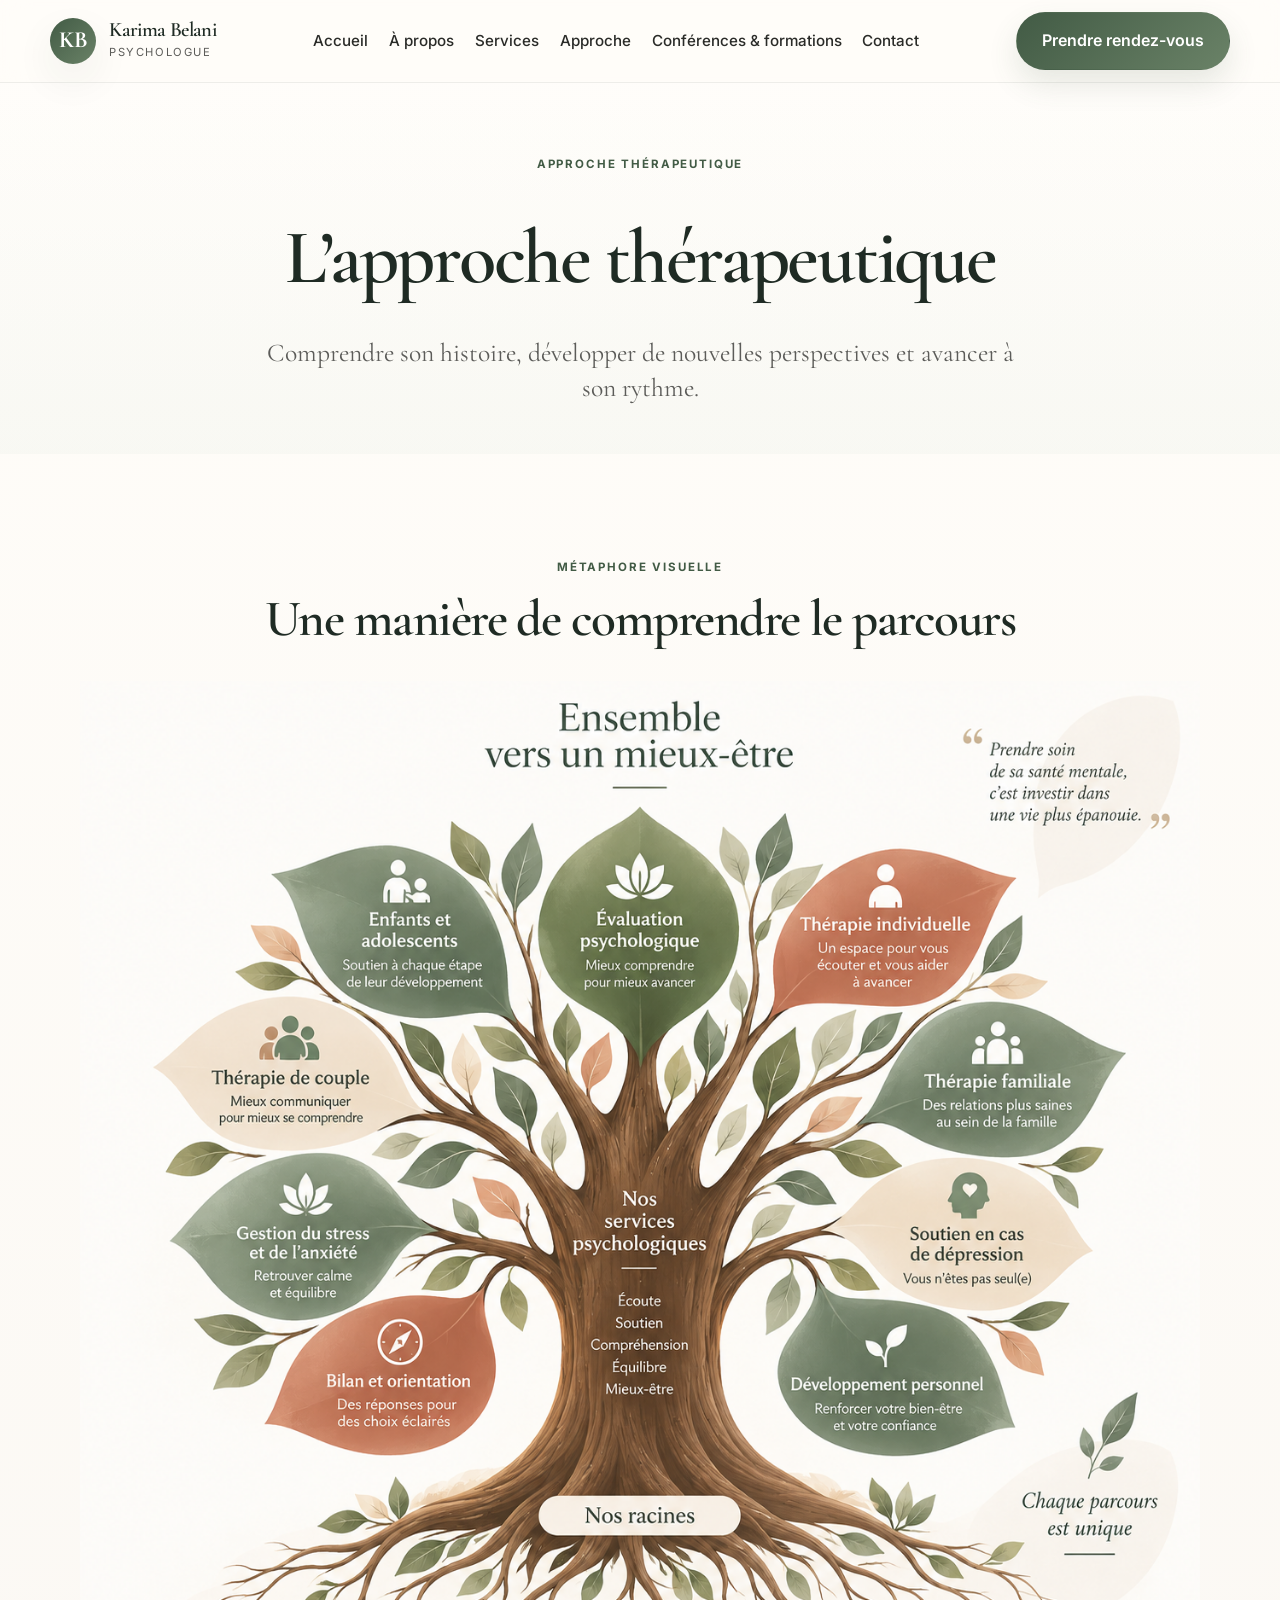
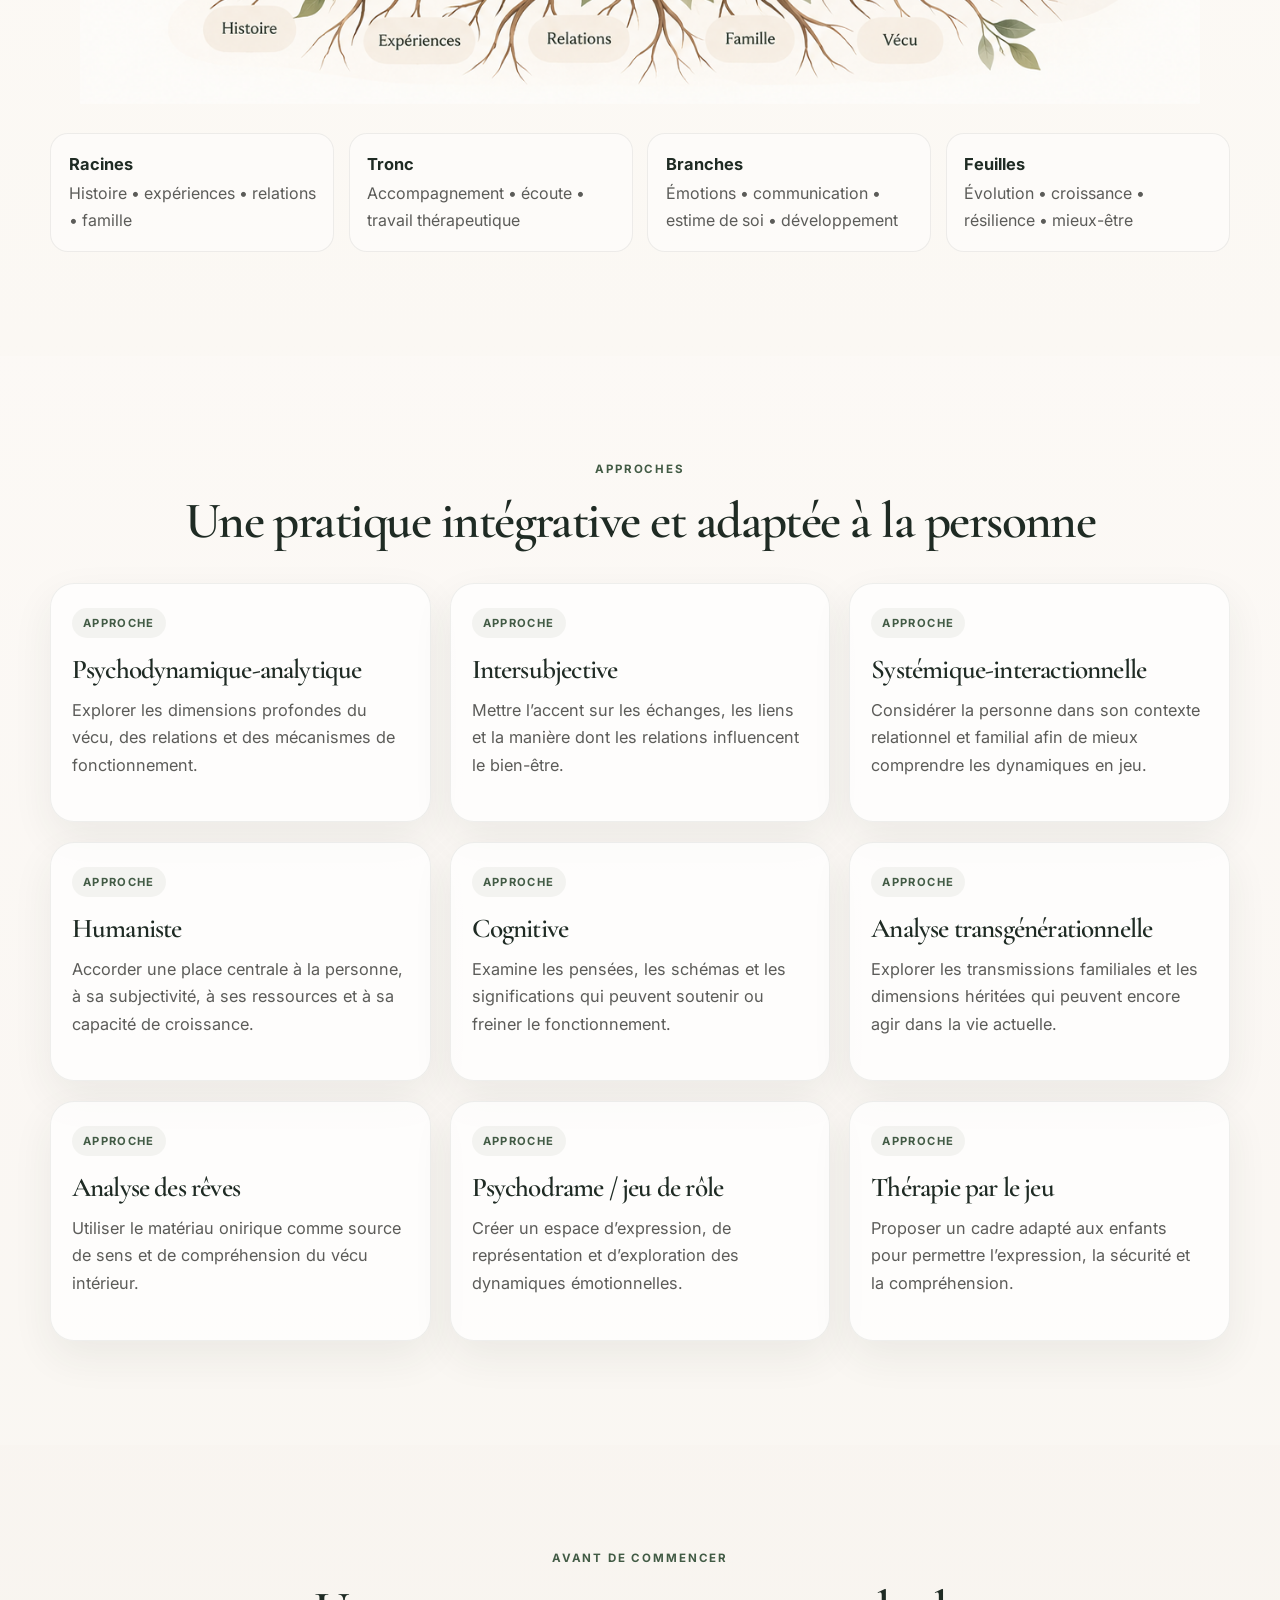
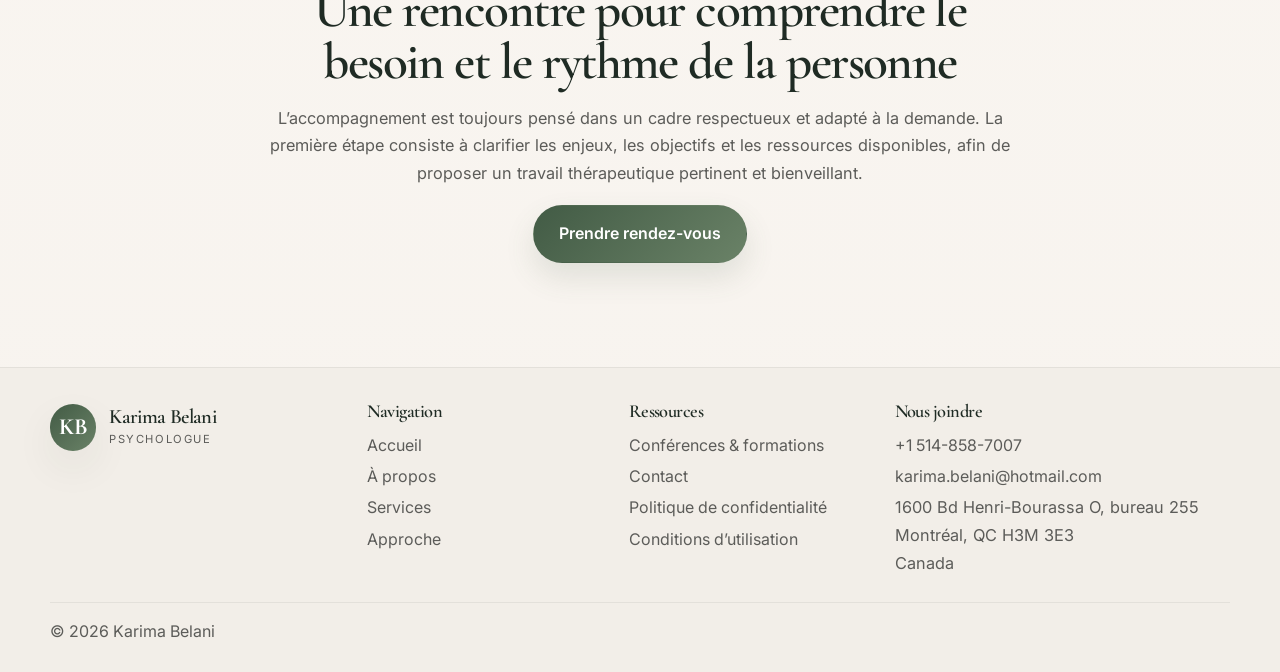
<file: approche.html>
<!DOCTYPE html>
<html lang="fr">
  <head>
    <meta charset="UTF-8" />
    <meta name="viewport" content="width=device-width, initial-scale=1.0" />
    <title>Approche thérapeutique | Karima Belani</title>
    <meta
      name="description"
      content="Découvrez l'approche thérapeutique intégrative de Karima Belani, psychologue à Montréal : écoute, compréhension, accompagnement et adaptation à chaque personne."
    />
    <meta name="robots" content="noindex, nofollow" />
    <meta property="og:type" content="website" />
    <meta property="og:title" content="Approche thérapeutique | Karima Belani" />
    <meta
      property="og:description"
      content="Comprendre son histoire, développer de nouvelles perspectives et avancer à son rythme."
    />
    <meta property="og:image" content="assets/images/arbre-psychologie-karima.png" />
    <meta property="og:locale" content="fr_CA" />
    <link rel="preconnect" href="https://fonts.googleapis.com" />
    <link rel="preconnect" href="https://fonts.gstatic.com" crossorigin />
    <link
      href="https://fonts.googleapis.com/css2?family=Cormorant+Garamond:wght@400;500;600;700&family=Inter:wght@400;500;600;700&display=swap"
      rel="stylesheet"
    />
    <link rel="stylesheet" href="assets/css/style.css" />
    <script defer src="assets/js/main.js"></script>
  </head>
  <body>
    <header class="site-header">
      <div class="container header-inner">
        <a class="brand" href="index.html" aria-label="Accueil Karima Belani">
          <span class="brand-mark">KB</span>
          <span class="brand-text">
            <strong>Karima Belani</strong>
            <small>Psychologue</small>
          </span>
        </a>

        <button class="nav-toggle" type="button" aria-expanded="false" aria-controls="mainNav" aria-label="Ouvrir le menu">
          <span></span><span></span><span></span>
        </button>

        <nav class="main-nav" id="mainNav" aria-label="Navigation principale">
          <a href="index.html">Accueil</a>
          <a href="a-propos.html">À propos</a>
          <a href="services.html">Services</a>
          <a href="approche.html" aria-current="page">Approche</a>
          <a href="conferences-formations.html">Conférences &amp; formations</a>
          <a href="contact.html">Contact</a>
        </nav>

        <a class="btn btn-primary header-cta" href="contact.html">Prendre rendez-vous</a>
      </div>
    </header>

    <main>
      <section class="page-hero">
        <div class="container page-hero-inner narrow">
          <p class="eyebrow">Approche thérapeutique</p>
          <h1>L’approche thérapeutique</h1>
          <p class="page-subtitle">Comprendre son histoire, développer de nouvelles perspectives et avancer à son rythme.</p>
        </div>
      </section>

      <section class="section">
        <div class="container art-journey">
          <div class="section-heading center">
            <p class="eyebrow">Métaphore visuelle</p>
            <h2>Une manière de comprendre le parcours</h2>
          </div>

          <div class="tree-image-wrap">
            <img src="assets/images/arbre-psychologie-karima.png" alt="Arbre illustrant les services et l'approche psychologique de Karima Belani" width="1312" height="1199" loading="lazy" />
          </div>
          <div class="tree-points" aria-label="Éléments de la métaphore de l'arbre">
            <div>
              <strong>Racines</strong>
              <span>Histoire • expériences • relations • famille</span>
            </div>
            <div>
              <strong>Tronc</strong>
              <span>Accompagnement • écoute • travail thérapeutique</span>
            </div>
            <div>
              <strong>Branches</strong>
              <span>Émotions • communication • estime de soi • développement</span>
            </div>
            <div>
              <strong>Feuilles</strong>
              <span>Évolution • croissance • résilience • mieux-être</span>
            </div>
          </div>
        </div>
      </section>

      <section class="section muted-section">
        <div class="container">
          <div class="section-heading center">
            <p class="eyebrow">Approches</p>
            <h2>Une pratique intégrative et adaptée à la personne</h2>
          </div>

          <div class="card-grid detail-grid">
            <article class="detail-card">
              <span class="card-kicker">Approche</span>
              <h3>Psychodynamique-analytique</h3>
              <p>Explorer les dimensions profondes du vécu, des relations et des mécanismes de fonctionnement.</p>
            </article>
            <article class="detail-card">
              <span class="card-kicker">Approche</span>
              <h3>Intersubjective</h3>
              <p>Mettre l’accent sur les échanges, les liens et la manière dont les relations influencent le bien-être.</p>
            </article>
            <article class="detail-card">
              <span class="card-kicker">Approche</span>
              <h3>Systémique-interactionnelle</h3>
              <p>Considérer la personne dans son contexte relationnel et familial afin de mieux comprendre les dynamiques en jeu.</p>
            </article>
            <article class="detail-card">
              <span class="card-kicker">Approche</span>
              <h3>Humaniste</h3>
              <p>Accorder une place centrale à la personne, à sa subjectivité, à ses ressources et à sa capacité de croissance.</p>
            </article>
            <article class="detail-card">
              <span class="card-kicker">Approche</span>
              <h3>Cognitive</h3>
              <p>Examine les pensées, les schémas et les significations qui peuvent soutenir ou freiner le fonctionnement.</p>
            </article>
            <article class="detail-card">
              <span class="card-kicker">Approche</span>
              <h3>Analyse transgénérationnelle</h3>
              <p>Explorer les transmissions familiales et les dimensions héritées qui peuvent encore agir dans la vie actuelle.</p>
            </article>
            <article class="detail-card">
              <span class="card-kicker">Approche</span>
              <h3>Analyse des rêves</h3>
              <p>Utiliser le matériau onirique comme source de sens et de compréhension du vécu intérieur.</p>
            </article>
            <article class="detail-card">
              <span class="card-kicker">Approche</span>
              <h3>Psychodrame / jeu de rôle</h3>
              <p>Créer un espace d’expression, de représentation et d’exploration des dynamiques émotionnelles.</p>
            </article>
            <article class="detail-card">
              <span class="card-kicker">Approche</span>
              <h3>Thérapie par le jeu</h3>
              <p>Proposer un cadre adapté aux enfants pour permettre l’expression, la sécurité et la compréhension.</p>
            </article>
          </div>
        </div>
      </section>

      <section class="section">
        <div class="container narrow center">
          <p class="eyebrow">Avant de commencer</p>
          <h2>Une rencontre pour comprendre le besoin et le rythme de la personne</h2>
          <p>
            L’accompagnement est toujours pensé dans un cadre respectueux et adapté à la demande. La première étape consiste à clarifier les enjeux, les objectifs et les ressources disponibles, afin de proposer un travail thérapeutique pertinent et bienveillant.
          </p>
          <a class="btn btn-primary" href="contact.html">Prendre rendez-vous</a>
        </div>
      </section>
    </main>

    <footer class="site-footer">
      <div class="container footer-grid">
        <div>
          <a class="brand footer-brand" href="index.html" aria-label="Accueil">
            <span class="brand-mark">KB</span>
            <span class="brand-text">
              <strong>Karima Belani</strong>
              <small>Psychologue</small>
            </span>
          </a>
        </div>

        <nav class="footer-nav" aria-label="Navigation du pied de page">
          <div>
            <h3>Navigation</h3>
            <a href="index.html">Accueil</a>
            <a href="a-propos.html">À propos</a>
            <a href="services.html">Services</a>
            <a href="approche.html" aria-current="page">Approche</a>
          </div>
          <div>
            <h3>Ressources</h3>
            <a href="conferences-formations.html">Conférences &amp; formations</a>
            <a href="contact.html">Contact</a>
            <a href="politique-confidentialite.html">Politique de confidentialité</a>
            <a href="conditions-utilisation.html">Conditions d’utilisation</a>
          </div>
        </nav>

        <div class="footer-meta" aria-label="Nous joindre">
          <h3>Nous joindre</h3>
          <a href="tel:+15148587007">+1 514-858-7007</a>
          <a href="mailto:karima.belani@hotmail.com">karima.belani@hotmail.com</a>
          <p>1600 Bd Henri-Bourassa O, bureau 255<br />Montréal, QC H3M 3E3<br />Canada</p>
        </div>
      </div>

      <div class="container footer-bottom">
        <span>© 2026 Karima Belani</span>
      </div>
    </footer>
  </body>
</html>
</file>
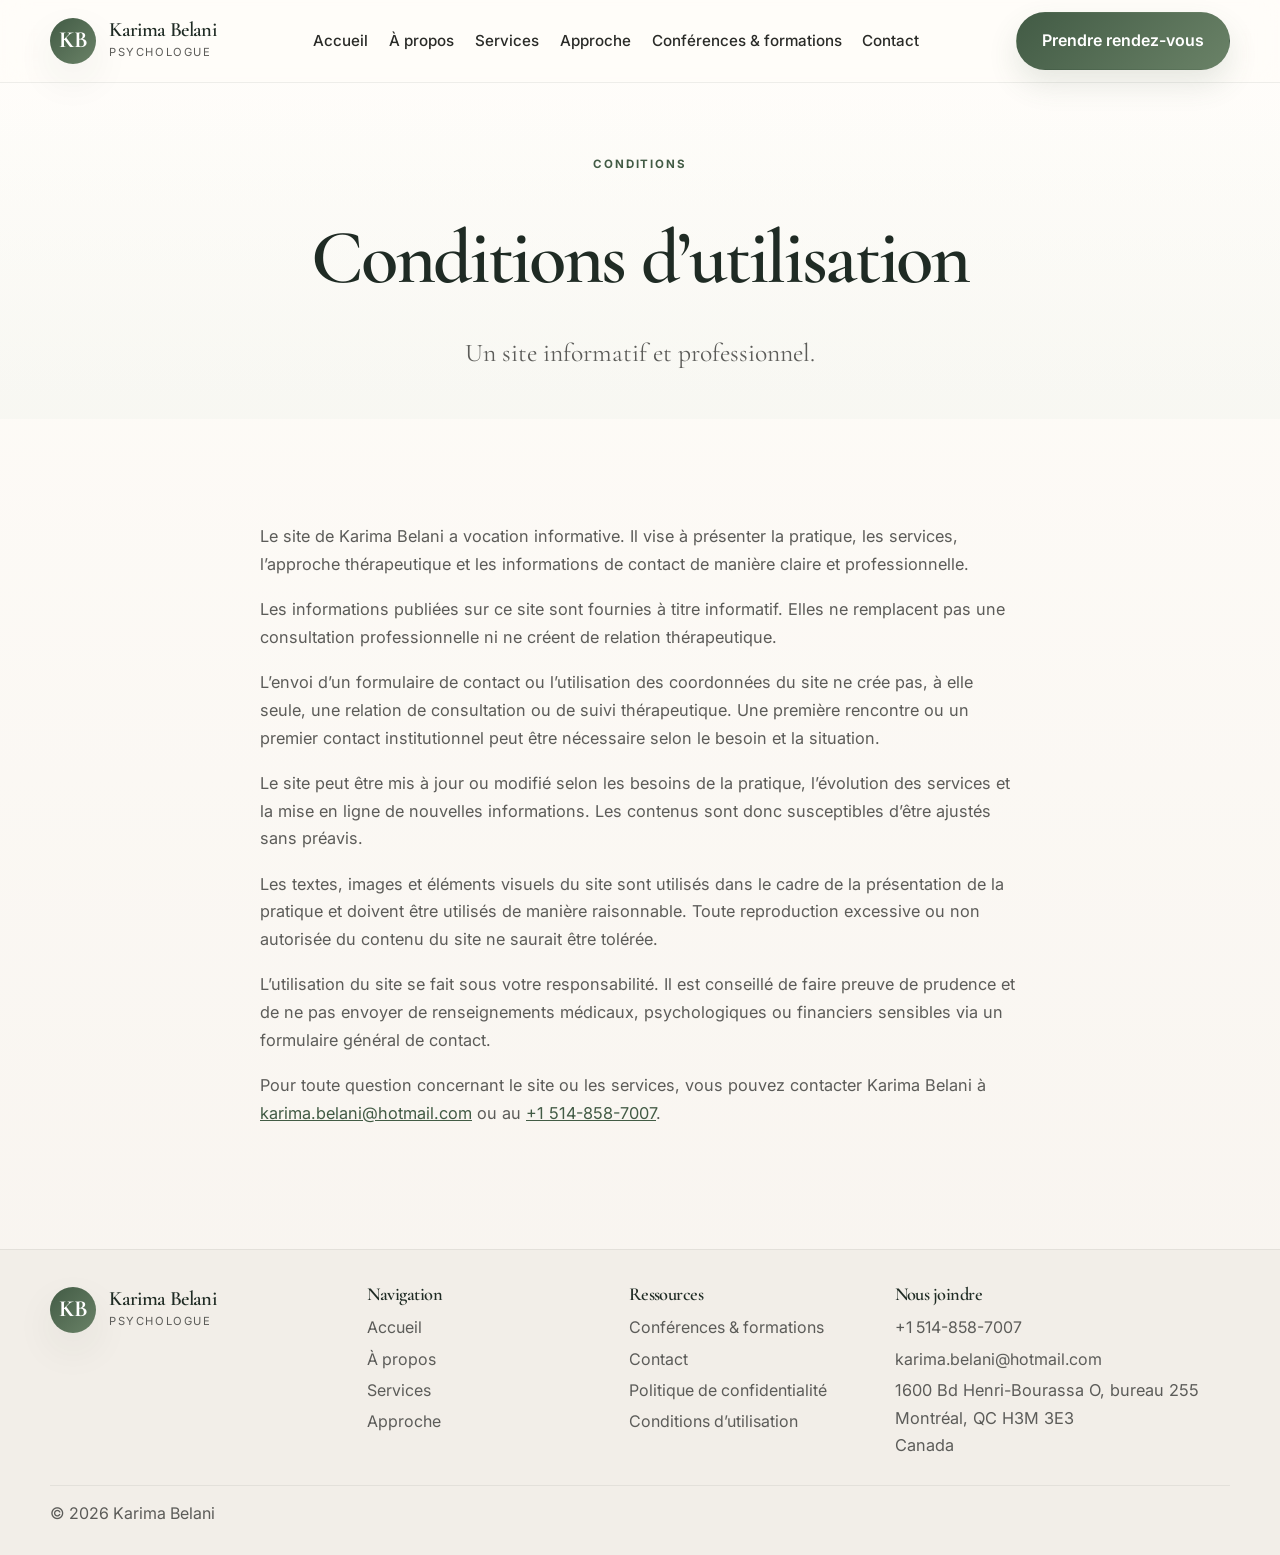
<file: conditions-utilisation.html>
<!DOCTYPE html>
<html lang="fr">
  <head>
    <meta charset="UTF-8" />
    <meta name="viewport" content="width=device-width, initial-scale=1.0" />
    <title>Conditions d’utilisation | Karima Belani</title>
    <meta
      name="description"
      content="Conditions d’utilisation du site de Karima Belani, psychologue à Montréal."
    />
    <meta name="robots" content="noindex, nofollow" />
    <meta property="og:type" content="website" />
    <meta property="og:title" content="Conditions d’utilisation | Karima Belani" />
    <meta
      property="og:description"
      content="Informations générales sur l’utilisation du site et son contenu."
    />
    <meta property="og:image" content="assets/images/karima-belani.jpg" />
    <meta property="og:locale" content="fr_CA" />
    <link rel="preconnect" href="https://fonts.googleapis.com" />
    <link rel="preconnect" href="https://fonts.gstatic.com" crossorigin />
    <link
      href="https://fonts.googleapis.com/css2?family=Cormorant+Garamond:wght@400;500;600;700&family=Inter:wght@400;500;600;700&display=swap"
      rel="stylesheet"
    />
    <link rel="stylesheet" href="assets/css/style.css" />
    <script defer src="assets/js/main.js"></script>
  </head>
  <body>
    <header class="site-header">
      <div class="container header-inner">
        <a class="brand" href="index.html" aria-label="Accueil Karima Belani">
          <span class="brand-mark">KB</span>
          <span class="brand-text">
            <strong>Karima Belani</strong>
            <small>Psychologue</small>
          </span>
        </a>

        <button class="nav-toggle" type="button" aria-expanded="false" aria-controls="mainNav" aria-label="Ouvrir le menu">
          <span></span><span></span><span></span>
        </button>

        <nav class="main-nav" id="mainNav" aria-label="Navigation principale">
          <a href="index.html">Accueil</a>
          <a href="a-propos.html">À propos</a>
          <a href="services.html">Services</a>
          <a href="approche.html">Approche</a>
          <a href="conferences-formations.html">Conférences &amp; formations</a>
          <a href="contact.html">Contact</a>
        </nav>

        <a class="btn btn-primary header-cta" href="contact.html">Prendre rendez-vous</a>
      </div>
    </header>

    <main>
      <section class="page-hero">
        <div class="container page-hero-inner narrow">
          <p class="eyebrow">Conditions</p>
          <h1>Conditions d’utilisation</h1>
          <p class="page-subtitle">Un site informatif et professionnel.</p>
        </div>
      </section>

      <section class="section">
        <div class="container legal-page">
          <p>
            Le site de Karima Belani a vocation informative. Il vise à présenter la pratique, les services, l’approche thérapeutique et les informations de contact de manière claire et professionnelle.
          </p>
          <p>
            Les informations publiées sur ce site sont fournies à titre informatif. Elles ne remplacent pas une consultation professionnelle ni ne créent de relation thérapeutique.
          </p>
          <p>
            L’envoi d’un formulaire de contact ou l’utilisation des coordonnées du site ne crée pas, à elle seule, une relation de consultation ou de suivi thérapeutique. Une première rencontre ou un premier contact institutionnel peut être nécessaire selon le besoin et la situation.
          </p>
          <p>
            Le site peut être mis à jour ou modifié selon les besoins de la pratique, l’évolution des services et la mise en ligne de nouvelles informations. Les contenus sont donc susceptibles d’être ajustés sans préavis.
          </p>
          <p>
            Les textes, images et éléments visuels du site sont utilisés dans le cadre de la présentation de la pratique et doivent être utilisés de manière raisonnable. Toute reproduction excessive ou non autorisée du contenu du site ne saurait être tolérée.
          </p>
          <p>
            L’utilisation du site se fait sous votre responsabilité. Il est conseillé de faire preuve de prudence et de ne pas envoyer de renseignements médicaux, psychologiques ou financiers sensibles via un formulaire général de contact.
          </p>
          <p>
            Pour toute question concernant le site ou les services, vous pouvez contacter Karima Belani à <a href="mailto:karima.belani@hotmail.com">karima.belani@hotmail.com</a> ou au <a href="tel:+15148587007">+1 514-858-7007</a>.
          </p>
        </div>
      </section>
    </main>

    <footer class="site-footer">
      <div class="container footer-grid">
        <div>
          <a class="brand footer-brand" href="index.html" aria-label="Accueil">
            <span class="brand-mark">KB</span>
            <span class="brand-text">
              <strong>Karima Belani</strong>
              <small>Psychologue</small>
            </span>
          </a>
        </div>

        <nav class="footer-nav" aria-label="Navigation du pied de page">
          <div>
            <h3>Navigation</h3>
            <a href="index.html">Accueil</a>
            <a href="a-propos.html">À propos</a>
            <a href="services.html">Services</a>
            <a href="approche.html">Approche</a>
          </div>
          <div>
            <h3>Ressources</h3>
            <a href="conferences-formations.html">Conférences &amp; formations</a>
            <a href="contact.html">Contact</a>
            <a href="politique-confidentialite.html">Politique de confidentialité</a>
            <a href="conditions-utilisation.html" aria-current="page">Conditions d’utilisation</a>
          </div>
        </nav>

        <div class="footer-meta" aria-label="Nous joindre">
          <h3>Nous joindre</h3>
          <a href="tel:+15148587007">+1 514-858-7007</a>
          <a href="mailto:karima.belani@hotmail.com">karima.belani@hotmail.com</a>
          <p>1600 Bd Henri-Bourassa O, bureau 255<br />Montréal, QC H3M 3E3<br />Canada</p>
        </div>
      </div>

      <div class="container footer-bottom">
        <span>© 2026 Karima Belani</span>
      </div>
    </footer>
  </body>
</html>
</file>
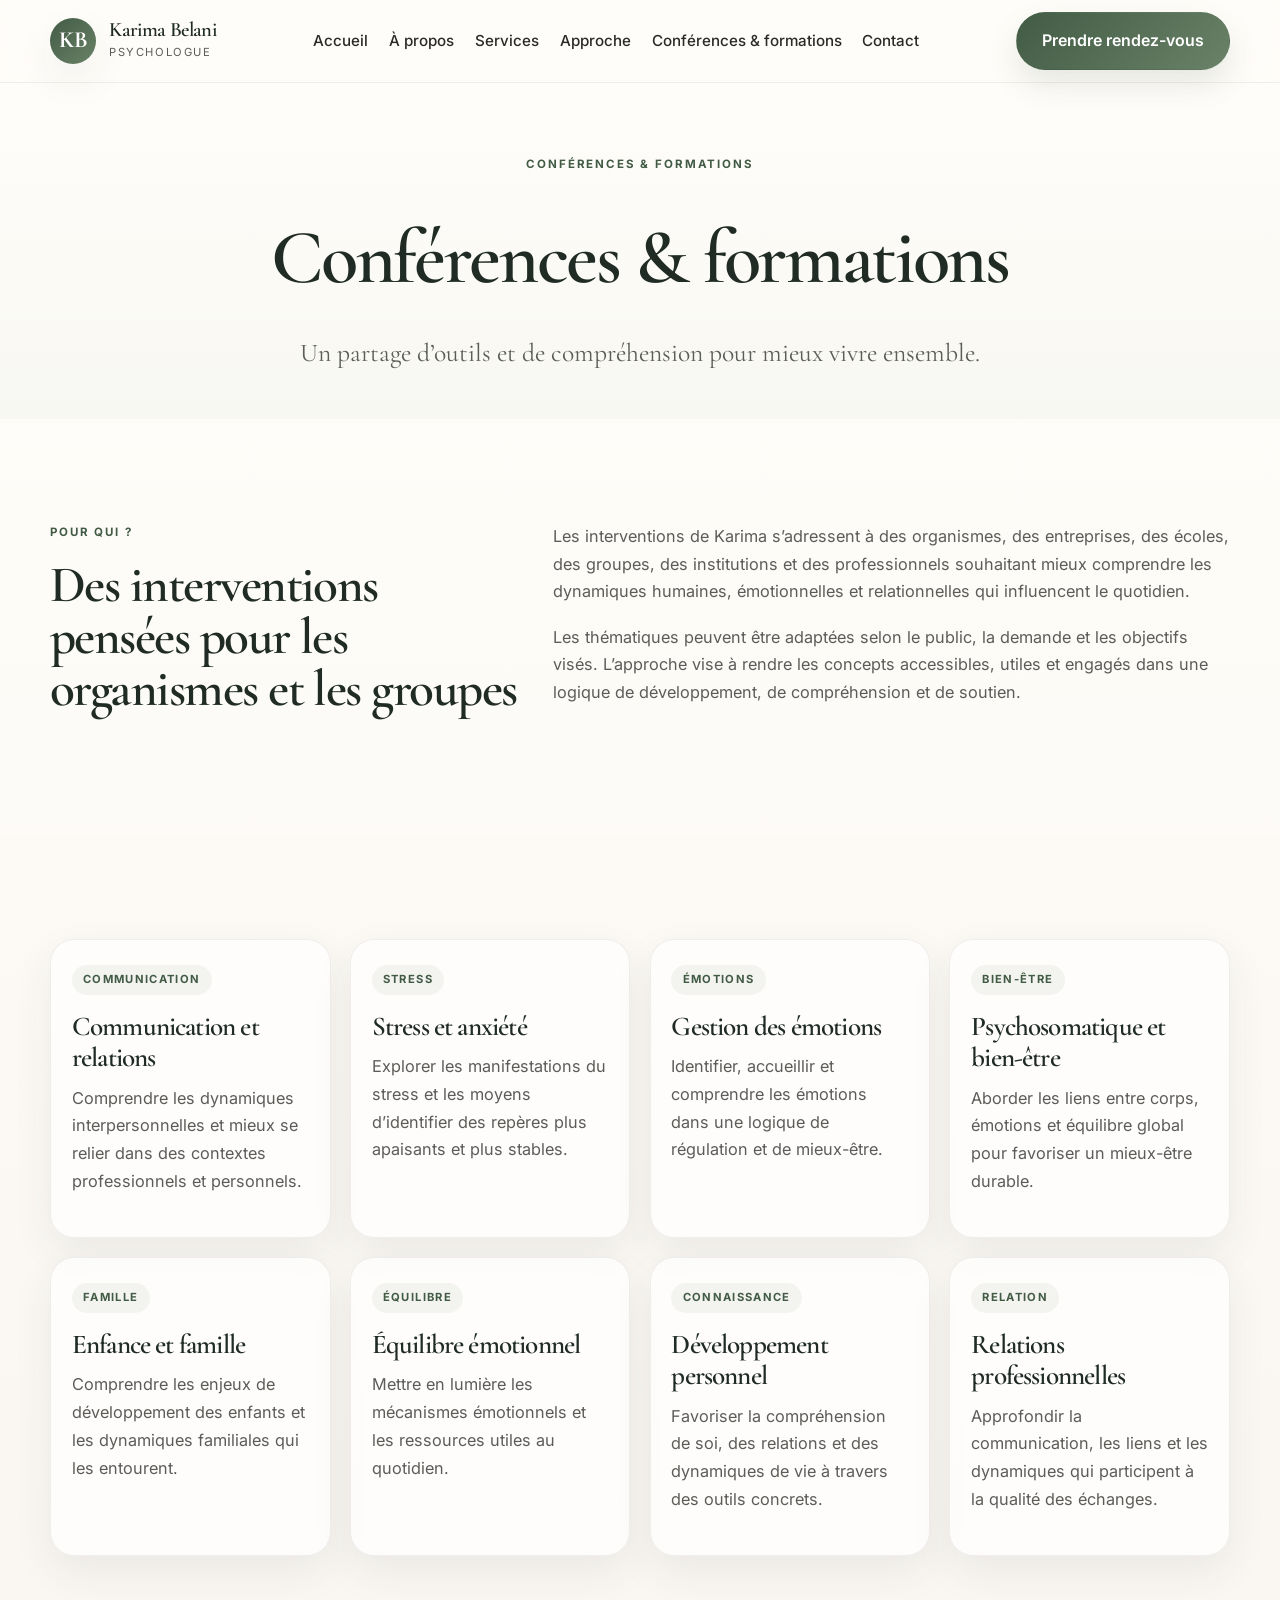
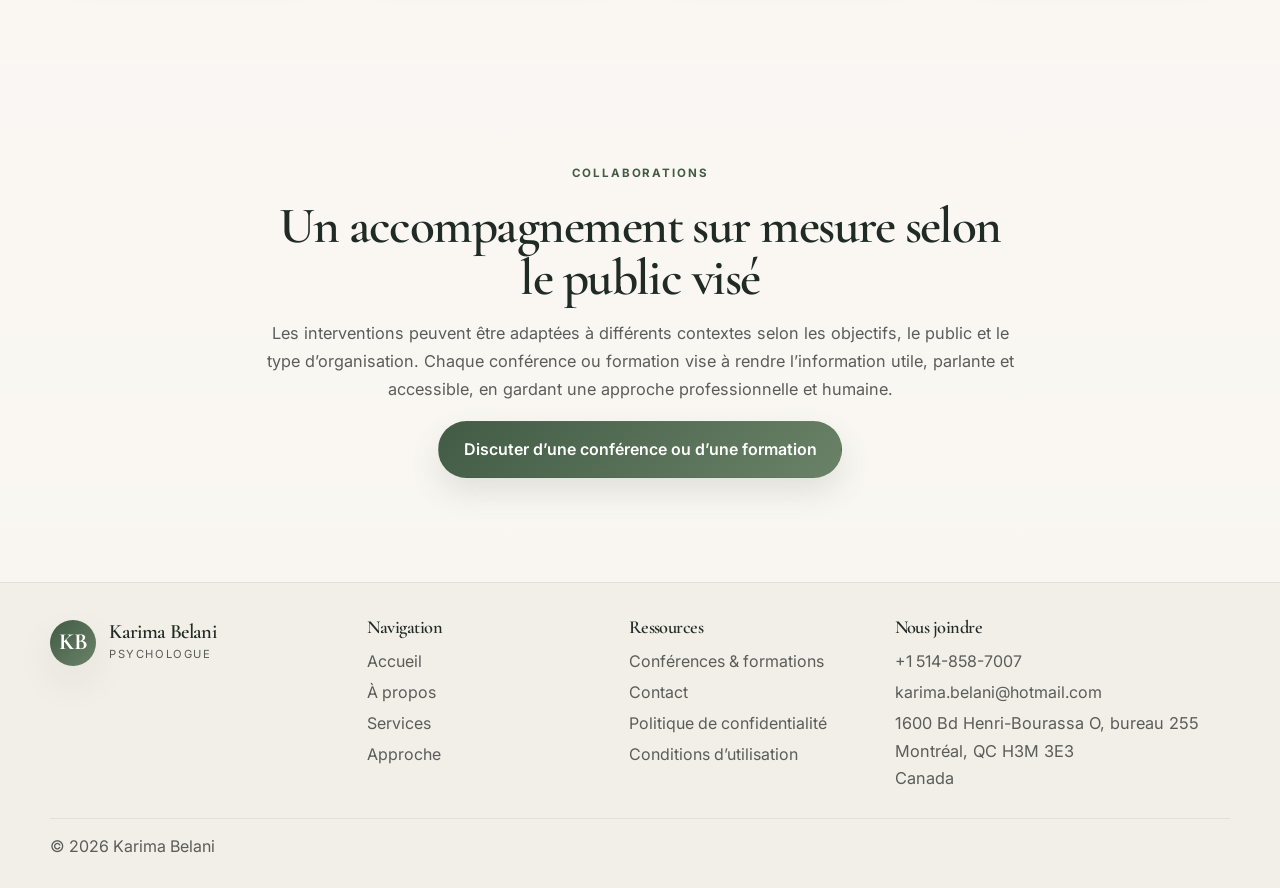
<file: conferences-formations.html>
<!DOCTYPE html>
<html lang="fr">
  <head>
    <meta charset="UTF-8" />
    <meta name="viewport" content="width=device-width, initial-scale=1.0" />
    <title>Conférences &amp; formations | Karima Belani</title>
    <meta
      name="description"
      content="Découvrez les conférences et formations proposées par Karima Belani, psychologue à Montréal, sur les thématiques de la communication, des émotions, du stress et du bien-être."
    />
    <meta name="robots" content="noindex, nofollow" />
    <meta property="og:type" content="website" />
    <meta property="og:title" content="Conférences &amp; formations | Karima Belani" />
    <meta
      property="og:description"
      content="Des interventions et des formations pour mieux comprendre les dynamiques humaines et relationnelles."
    />
    <meta property="og:image" content="assets/images/karima-belani.jpg" />
    <meta property="og:locale" content="fr_CA" />
    <link rel="preconnect" href="https://fonts.googleapis.com" />
    <link rel="preconnect" href="https://fonts.gstatic.com" crossorigin />
    <link
      href="https://fonts.googleapis.com/css2?family=Cormorant+Garamond:wght@400;500;600;700&family=Inter:wght@400;500;600;700&display=swap"
      rel="stylesheet"
    />
    <link rel="stylesheet" href="assets/css/style.css" />
    <script defer src="assets/js/main.js"></script>
  </head>
  <body>
    <header class="site-header">
      <div class="container header-inner">
        <a class="brand" href="index.html" aria-label="Accueil Karima Belani">
          <span class="brand-mark">KB</span>
          <span class="brand-text">
            <strong>Karima Belani</strong>
            <small>Psychologue</small>
          </span>
        </a>

        <button class="nav-toggle" type="button" aria-expanded="false" aria-controls="mainNav" aria-label="Ouvrir le menu">
          <span></span><span></span><span></span>
        </button>

        <nav class="main-nav" id="mainNav" aria-label="Navigation principale">
          <a href="index.html">Accueil</a>
          <a href="a-propos.html">À propos</a>
          <a href="services.html">Services</a>
          <a href="approche.html">Approche</a>
          <a href="conferences-formations.html" aria-current="page">Conférences &amp; formations</a>
          <a href="contact.html">Contact</a>
        </nav>

        <a class="btn btn-primary header-cta" href="contact.html">Prendre rendez-vous</a>
      </div>
    </header>

    <main>
      <section class="page-hero">
        <div class="container page-hero-inner narrow">
          <p class="eyebrow">Conférences &amp; formations</p>
          <h1>Conférences &amp; formations</h1>
          <p class="page-subtitle">Un partage d’outils et de compréhension pour mieux vivre ensemble.</p>
        </div>
      </section>

      <section class="section muted-section">
        <div class="container content-grid split-layout">
          <div>
            <p class="eyebrow">Pour qui ?</p>
            <h2>Des interventions pensées pour les organismes et les groupes</h2>
          </div>
          <div>
            <p>
              Les interventions de Karima s’adressent à des organismes, des entreprises, des écoles, des groupes, des institutions et des professionnels souhaitant mieux comprendre les dynamiques humaines, émotionnelles et relationnelles qui influencent le quotidien.
            </p>
            <p>
              Les thématiques peuvent être adaptées selon le public, la demande et les objectifs visés. L’approche vise à rendre les concepts accessibles, utiles et engagés dans une logique de développement, de compréhension et de soutien.
            </p>
          </div>
        </div>
      </section>

      <section class="section">
        <div class="container card-grid four-up">
          <article class="detail-card">
            <span class="card-kicker">Communication</span>
            <h3>Communication et relations</h3>
            <p>Comprendre les dynamiques interpersonnelles et mieux se relier dans des contextes professionnels et personnels.</p>
          </article>
          <article class="detail-card">
            <span class="card-kicker">Stress</span>
            <h3>Stress et anxiété</h3>
            <p>Explorer les manifestations du stress et les moyens d’identifier des repères plus apaisants et plus stables.</p>
          </article>
          <article class="detail-card">
            <span class="card-kicker">Émotions</span>
            <h3>Gestion des émotions</h3>
            <p>Identifier, accueillir et comprendre les émotions dans une logique de régulation et de mieux-être.</p>
          </article>
          <article class="detail-card">
            <span class="card-kicker">Bien-être</span>
            <h3>Psychosomatique et bien-être</h3>
            <p>Aborder les liens entre corps, émotions et équilibre global pour favoriser un mieux-être durable.</p>
          </article>
          <article class="detail-card">
            <span class="card-kicker">Famille</span>
            <h3>Enfance et famille</h3>
            <p>Comprendre les enjeux de développement des enfants et les dynamiques familiales qui les entourent.</p>
          </article>
          <article class="detail-card">
            <span class="card-kicker">Équilibre</span>
            <h3>Équilibre émotionnel</h3>
            <p>Mettre en lumière les mécanismes émotionnels et les ressources utiles au quotidien.</p>
          </article>
          <article class="detail-card">
            <span class="card-kicker">Connaissance</span>
            <h3>Développement personnel</h3>
            <p>Favoriser la compréhension de soi, des relations et des dynamiques de vie à travers des outils concrets.</p>
          </article>
          <article class="detail-card">
            <span class="card-kicker">Relation</span>
            <h3>Relations professionnelles</h3>
            <p>Approfondir la communication, les liens et les dynamiques qui participent à la qualité des échanges.</p>
          </article>
        </div>
      </section>

      <section class="section muted-section">
        <div class="container narrow center">
          <p class="eyebrow">Collaborations</p>
          <h2>Un accompagnement sur mesure selon le public visé</h2>
          <p>
            Les interventions peuvent être adaptées à différents contextes selon les objectifs, le public et le type d’organisation. Chaque conférence ou formation vise à rendre l’information utile, parlante et accessible, en gardant une approche professionnelle et humaine.
          </p>
          <a class="btn btn-primary" href="contact.html">Discuter d’une conférence ou d’une formation</a>
        </div>
      </section>
    </main>

    <footer class="site-footer">
      <div class="container footer-grid">
        <div>
          <a class="brand footer-brand" href="index.html" aria-label="Accueil">
            <span class="brand-mark">KB</span>
            <span class="brand-text">
              <strong>Karima Belani</strong>
              <small>Psychologue</small>
            </span>
          </a>
        </div>

        <nav class="footer-nav" aria-label="Navigation du pied de page">
          <div>
            <h3>Navigation</h3>
            <a href="index.html">Accueil</a>
            <a href="a-propos.html">À propos</a>
            <a href="services.html">Services</a>
            <a href="approche.html">Approche</a>
          </div>
          <div>
            <h3>Ressources</h3>
            <a href="conferences-formations.html" aria-current="page">Conférences &amp; formations</a>
            <a href="contact.html">Contact</a>
            <a href="politique-confidentialite.html">Politique de confidentialité</a>
            <a href="conditions-utilisation.html">Conditions d’utilisation</a>
          </div>
        </nav>

        <div class="footer-meta" aria-label="Nous joindre">
          <h3>Nous joindre</h3>
          <a href="tel:+15148587007">+1 514-858-7007</a>
          <a href="mailto:karima.belani@hotmail.com">karima.belani@hotmail.com</a>
          <p>1600 Bd Henri-Bourassa O, bureau 255<br />Montréal, QC H3M 3E3<br />Canada</p>
        </div>
      </div>

      <div class="container footer-bottom">
        <span>© 2026 Karima Belani</span>
      </div>
    </footer>
  </body>
</html>
</file>
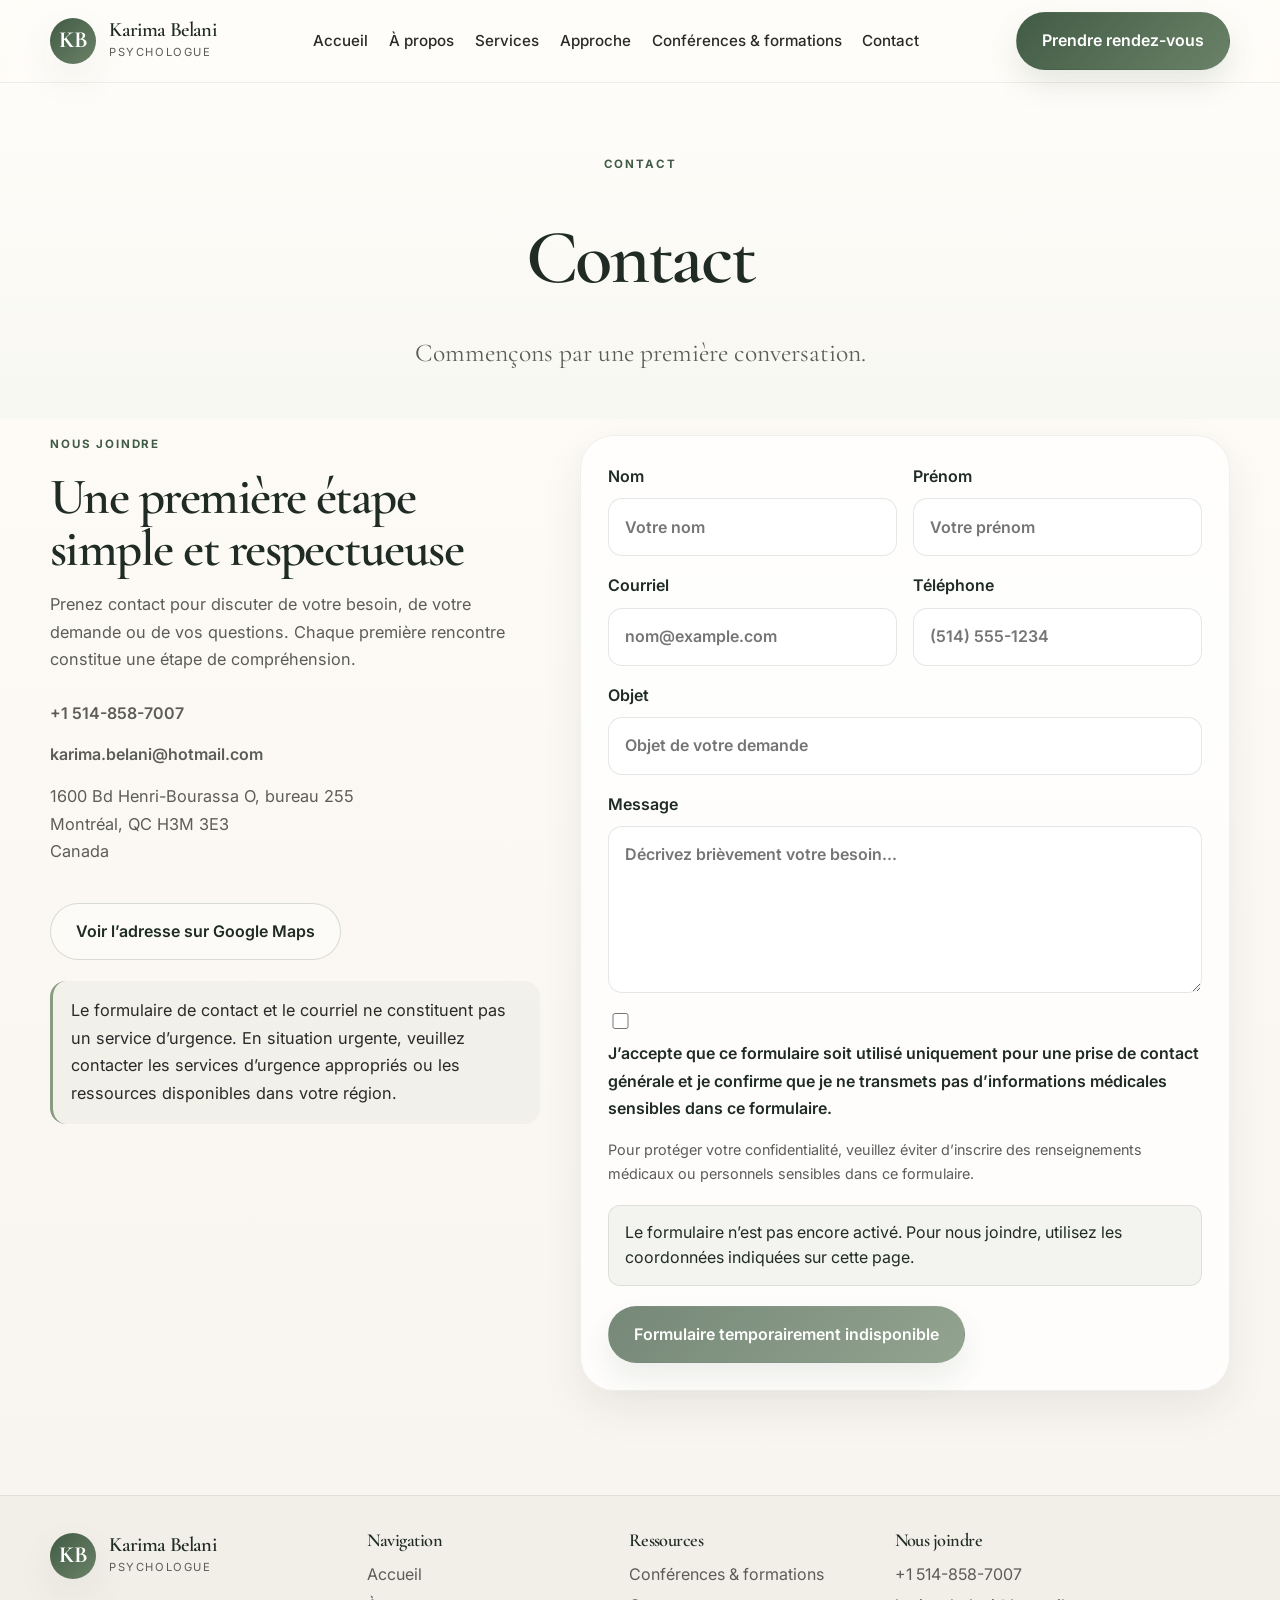
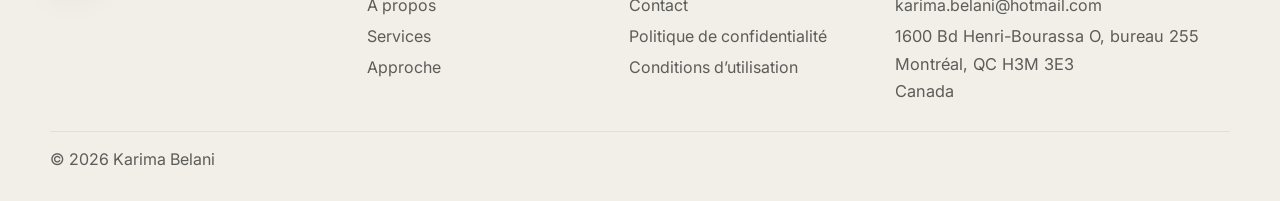
<file: contact.html>
<!DOCTYPE html>
<html lang="fr">
  <head>
    <meta charset="UTF-8" />
    <meta name="viewport" content="width=device-width, initial-scale=1.0" />
    <title>Contact | Karima Belani, psychologue à Montréal</title>
    <meta
      name="description"
      content="Contactez Karima Belani, psychologue à Montréal. Prendre rendez-vous, poser une question ou demander une information générale."
    />
    <meta name="robots" content="noindex, nofollow" />
    <meta property="og:type" content="website" />
    <meta property="og:title" content="Contact | Karima Belani" />
    <meta
      property="og:description"
      content="Commençons par une première conversation."
    />
    <meta property="og:image" content="assets/images/karima-belani.jpg" />
    <meta property="og:locale" content="fr_CA" />
    <link rel="preconnect" href="https://fonts.googleapis.com" />
    <link rel="preconnect" href="https://fonts.gstatic.com" crossorigin />
    <link
      href="https://fonts.googleapis.com/css2?family=Cormorant+Garamond:wght@400;500;600;700&family=Inter:wght@400;500;600;700&display=swap"
      rel="stylesheet"
    />
    <link rel="stylesheet" href="assets/css/style.css" />
    <script defer src="assets/js/main.js"></script>
  </head>
  <body>
    <header class="site-header">
      <div class="container header-inner">
        <a class="brand" href="index.html" aria-label="Accueil Karima Belani">
          <span class="brand-mark">KB</span>
          <span class="brand-text">
            <strong>Karima Belani</strong>
            <small>Psychologue</small>
          </span>
        </a>

        <button class="nav-toggle" type="button" aria-expanded="false" aria-controls="mainNav" aria-label="Ouvrir le menu">
          <span></span><span></span><span></span>
        </button>

        <nav class="main-nav" id="mainNav" aria-label="Navigation principale">
          <a href="index.html">Accueil</a>
          <a href="a-propos.html">À propos</a>
          <a href="services.html">Services</a>
          <a href="approche.html">Approche</a>
          <a href="conferences-formations.html">Conférences &amp; formations</a>
          <a href="contact.html" aria-current="page">Contact</a>
        </nav>

        <a class="btn btn-primary header-cta" href="contact.html">Prendre rendez-vous</a>
      </div>
    </header>

    <main>
      <section class="page-hero">
        <div class="container page-hero-inner narrow">
          <p class="eyebrow">Contact</p>
          <h1>Contact</h1>
          <p class="page-subtitle">Commençons par une première conversation.</p>
        </div>
      </section>

      <section class="section contact-page-section">
        <div class="container contact-grid">
          <div class="contact-intro">
            <p class="eyebrow">Nous joindre</p>
            <h2>Une première étape simple et respectueuse</h2>
            <p>
              Prenez contact pour discuter de votre besoin, de votre demande ou de vos questions. Chaque première rencontre constitue une étape de compréhension.
            </p>
            <div class="contact-details" aria-label="Coordonnées de contact">
              <a href="tel:+15148587007">+1 514-858-7007</a>
              <a href="mailto:karima.belani@hotmail.com">karima.belani@hotmail.com</a>
              <p>
                1600 Bd Henri-Bourassa O, bureau 255<br />
                Montréal, QC H3M 3E3<br />
                Canada
              </p>
            </div>

            <div class="map-link-wrap">
              <a class="btn btn-secondary" href="https://www.google.com/maps/search/?api=1&query=1600+Bd+Henri-Bourassa+O+bureau+255+Montr%C3%A9al+QC+H3M+3E3" target="_blank" rel="noreferrer">Voir l’adresse sur Google Maps</a>
            </div>

            <div class="urgent-note">
              <p>
                Le formulaire de contact et le courriel ne constituent pas un service d’urgence. En situation urgente, veuillez contacter les services d’urgence appropriés ou les ressources disponibles dans votre région.
              </p>
            </div>
          </div>

          <form class="contact-form" action="#" method="post" id="contactForm">
            <!-- FORMSPREE_ENDPOINT À CONFIGURER AVANT LA MISE EN PRODUCTION -->
            <div class="field-row">
              <label for="nom">
                <span>Nom</span>
                <input id="nom" type="text" name="nom" autocomplete="family-name" placeholder="Votre nom" required />
              </label>
              <label for="prenom">
                <span>Prénom</span>
                <input id="prenom" type="text" name="prenom" autocomplete="given-name" placeholder="Votre prénom" />
              </label>
            </div>

            <div class="field-row">
              <label for="email">
                <span>Courriel</span>
                <input id="email" type="email" name="email" autocomplete="email" placeholder="nom@example.com" required />
              </label>
              <label for="telephone">
                <span>Téléphone</span>
                <input id="telephone" type="tel" name="telephone" autocomplete="tel" placeholder="(514) 555-1234" />
              </label>
            </div>

            <label for="objet">
              <span>Objet</span>
              <input id="objet" type="text" name="objet" autocomplete="off" placeholder="Objet de votre demande" />
            </label>

            <label for="message">
              <span>Message</span>
              <textarea id="message" name="message" rows="5" autocomplete="off" placeholder="Décrivez brièvement votre besoin..." required></textarea>
            </label>

            <div class="honeypot" aria-hidden="true">
              <label for="website">Ne remplissez pas ce champ</label>
              <input id="website" type="text" name="website" tabindex="-1" autocomplete="off" />
            </div>

            <label class="checkbox-row" for="consentement">
              <input id="consentement" type="checkbox" name="consentement" required />
              <span>
                J’accepte que ce formulaire soit utilisé uniquement pour une prise de contact générale et je confirme que je ne transmets pas d’informations médicales sensibles dans ce formulaire.
              </span>
            </label>

            <p class="privacy-note">
              Pour protéger votre confidentialité, veuillez éviter d’inscrire des renseignements médicaux ou personnels sensibles dans ce formulaire.
            </p>

            <div class="form-status" id="formStatus" role="status" aria-live="polite">
              Le formulaire n’est pas encore activé. Pour nous joindre, utilisez les coordonnées indiquées sur cette page.
            </div>

            <button class="btn btn-primary" type="submit" disabled>Formulaire temporairement indisponible</button>
          </form>
        </div>
      </section>
    </main>

    <footer class="site-footer">
      <div class="container footer-grid">
        <div>
          <a class="brand footer-brand" href="index.html" aria-label="Accueil">
            <span class="brand-mark">KB</span>
            <span class="brand-text">
              <strong>Karima Belani</strong>
              <small>Psychologue</small>
            </span>
          </a>
        </div>

        <nav class="footer-nav" aria-label="Navigation du pied de page">
          <div>
            <h3>Navigation</h3>
            <a href="index.html">Accueil</a>
            <a href="a-propos.html">À propos</a>
            <a href="services.html">Services</a>
            <a href="approche.html">Approche</a>
          </div>
          <div>
            <h3>Ressources</h3>
            <a href="conferences-formations.html">Conférences &amp; formations</a>
            <a href="contact.html" aria-current="page">Contact</a>
            <a href="politique-confidentialite.html">Politique de confidentialité</a>
            <a href="conditions-utilisation.html">Conditions d’utilisation</a>
          </div>
        </nav>

        <div class="footer-meta" aria-label="Nous joindre">
          <h3>Nous joindre</h3>
          <a href="tel:+15148587007">+1 514-858-7007</a>
          <a href="mailto:karima.belani@hotmail.com">karima.belani@hotmail.com</a>
          <p>1600 Bd Henri-Bourassa O, bureau 255<br />Montréal, QC H3M 3E3<br />Canada</p>
        </div>
      </div>

      <div class="container footer-bottom">
        <span>© 2026 Karima Belani</span>
      </div>
    </footer>
  </body>
</html>
</file>
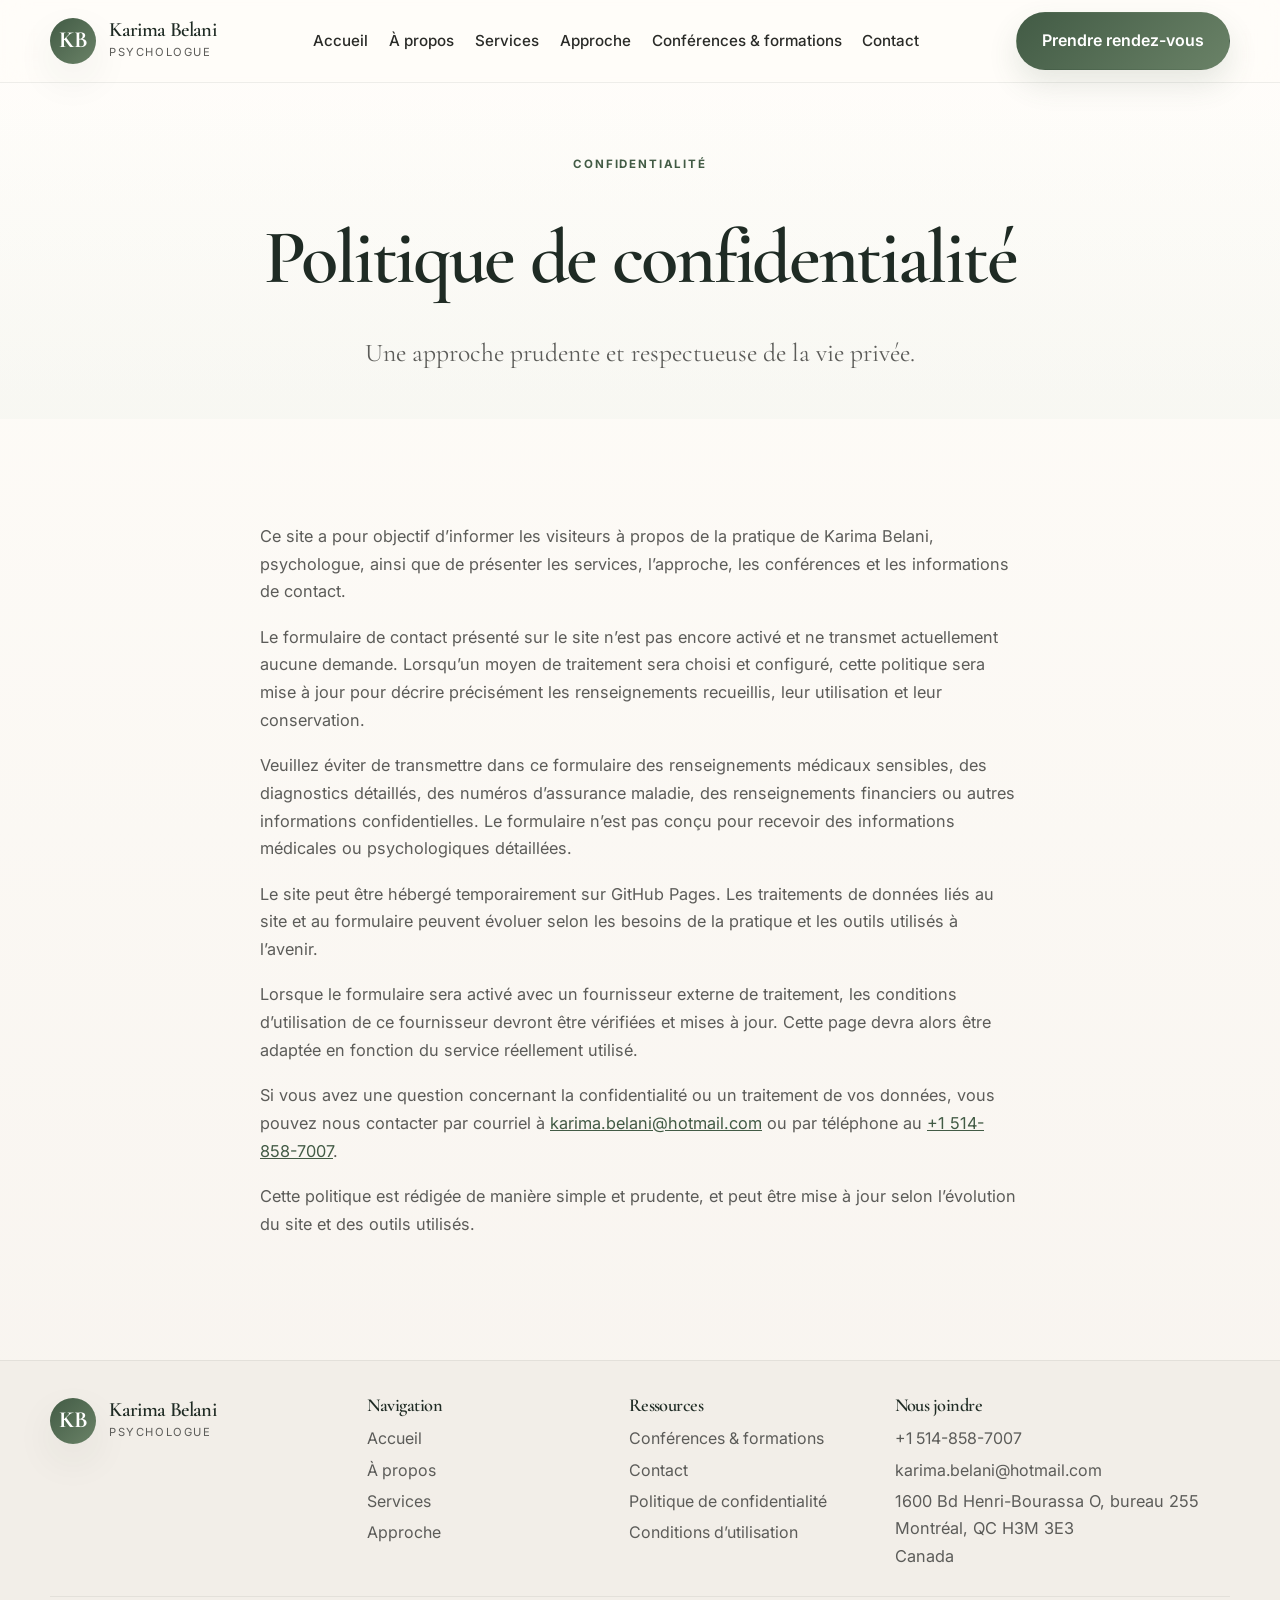
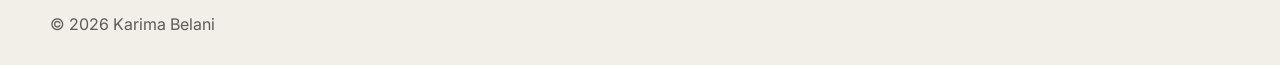
<file: politique-confidentialite.html>
<!DOCTYPE html>
<html lang="fr">
  <head>
    <meta charset="UTF-8" />
    <meta name="viewport" content="width=device-width, initial-scale=1.0" />
    <title>Politique de confidentialité | Karima Belani</title>
    <meta
      name="description"
      content="Politique de confidentialité et informations générales du site professionnel de Karima Belani, psychologue à Montréal."
    />
    <meta name="robots" content="noindex, nofollow" />
    <meta property="og:type" content="website" />
    <meta property="og:title" content="Politique de confidentialité | Karima Belani" />
    <meta
      property="og:description"
      content="Informations sur la collecte, l’usage et la protection des données du formulaire de contact."
    />
    <meta property="og:image" content="assets/images/karima-belani.jpg" />
    <meta property="og:locale" content="fr_CA" />
    <link rel="preconnect" href="https://fonts.googleapis.com" />
    <link rel="preconnect" href="https://fonts.gstatic.com" crossorigin />
    <link
      href="https://fonts.googleapis.com/css2?family=Cormorant+Garamond:wght@400;500;600;700&family=Inter:wght@400;500;600;700&display=swap"
      rel="stylesheet"
    />
    <link rel="stylesheet" href="assets/css/style.css" />
    <script defer src="assets/js/main.js"></script>
  </head>
  <body>
    <header class="site-header">
      <div class="container header-inner">
        <a class="brand" href="index.html" aria-label="Accueil Karima Belani">
          <span class="brand-mark">KB</span>
          <span class="brand-text">
            <strong>Karima Belani</strong>
            <small>Psychologue</small>
          </span>
        </a>

        <button class="nav-toggle" type="button" aria-expanded="false" aria-controls="mainNav" aria-label="Ouvrir le menu">
          <span></span><span></span><span></span>
        </button>

        <nav class="main-nav" id="mainNav" aria-label="Navigation principale">
          <a href="index.html">Accueil</a>
          <a href="a-propos.html">À propos</a>
          <a href="services.html">Services</a>
          <a href="approche.html">Approche</a>
          <a href="conferences-formations.html">Conférences &amp; formations</a>
          <a href="contact.html">Contact</a>
        </nav>

        <a class="btn btn-primary header-cta" href="contact.html">Prendre rendez-vous</a>
      </div>
    </header>

    <main>
      <section class="page-hero">
        <div class="container page-hero-inner narrow">
          <p class="eyebrow">Confidentialité</p>
          <h1>Politique de confidentialité</h1>
          <p class="page-subtitle">Une approche prudente et respectueuse de la vie privée.</p>
        </div>
      </section>

      <section class="section">
        <div class="container legal-page">
          <p>
            Ce site a pour objectif d’informer les visiteurs à propos de la pratique de Karima Belani, psychologue, ainsi que de présenter les services, l’approche, les conférences et les informations de contact.
          </p>
          <p>
            Le formulaire de contact présenté sur le site n’est pas encore activé et ne transmet actuellement aucune demande. Lorsqu’un moyen de traitement sera choisi et configuré, cette politique sera mise à jour pour décrire précisément les renseignements recueillis, leur utilisation et leur conservation.
          </p>
          <p>
            Veuillez éviter de transmettre dans ce formulaire des renseignements médicaux sensibles, des diagnostics détaillés, des numéros d’assurance maladie, des renseignements financiers ou autres informations confidentielles. Le formulaire n’est pas conçu pour recevoir des informations médicales ou psychologiques détaillées.
          </p>
          <p>
            Le site peut être hébergé temporairement sur GitHub Pages. Les traitements de données liés au site et au formulaire peuvent évoluer selon les besoins de la pratique et les outils utilisés à l’avenir.
          </p>
          <p>
            Lorsque le formulaire sera activé avec un fournisseur externe de traitement, les conditions d’utilisation de ce fournisseur devront être vérifiées et mises à jour. Cette page devra alors être adaptée en fonction du service réellement utilisé.
          </p>
          <p>
            Si vous avez une question concernant la confidentialité ou un traitement de vos données, vous pouvez nous contacter par courriel à <a href="mailto:karima.belani@hotmail.com">karima.belani@hotmail.com</a> ou par téléphone au <a href="tel:+15148587007">+1 514-858-7007</a>.
          </p>
          <p>
            Cette politique est rédigée de manière simple et prudente, et peut être mise à jour selon l’évolution du site et des outils utilisés.
          </p>
        </div>
      </section>
    </main>

    <footer class="site-footer">
      <div class="container footer-grid">
        <div>
          <a class="brand footer-brand" href="index.html" aria-label="Accueil">
            <span class="brand-mark">KB</span>
            <span class="brand-text">
              <strong>Karima Belani</strong>
              <small>Psychologue</small>
            </span>
          </a>
        </div>

        <nav class="footer-nav" aria-label="Navigation du pied de page">
          <div>
            <h3>Navigation</h3>
            <a href="index.html">Accueil</a>
            <a href="a-propos.html">À propos</a>
            <a href="services.html">Services</a>
            <a href="approche.html">Approche</a>
          </div>
          <div>
            <h3>Ressources</h3>
            <a href="conferences-formations.html">Conférences &amp; formations</a>
            <a href="contact.html">Contact</a>
            <a href="politique-confidentialite.html" aria-current="page">Politique de confidentialité</a>
            <a href="conditions-utilisation.html">Conditions d’utilisation</a>
          </div>
        </nav>

        <div class="footer-meta" aria-label="Nous joindre">
          <h3>Nous joindre</h3>
          <a href="tel:+15148587007">+1 514-858-7007</a>
          <a href="mailto:karima.belani@hotmail.com">karima.belani@hotmail.com</a>
          <p>1600 Bd Henri-Bourassa O, bureau 255<br />Montréal, QC H3M 3E3<br />Canada</p>
        </div>
      </div>

      <div class="container footer-bottom">
        <span>© 2026 Karima Belani</span>
      </div>
    </footer>
  </body>
</html>
</file>
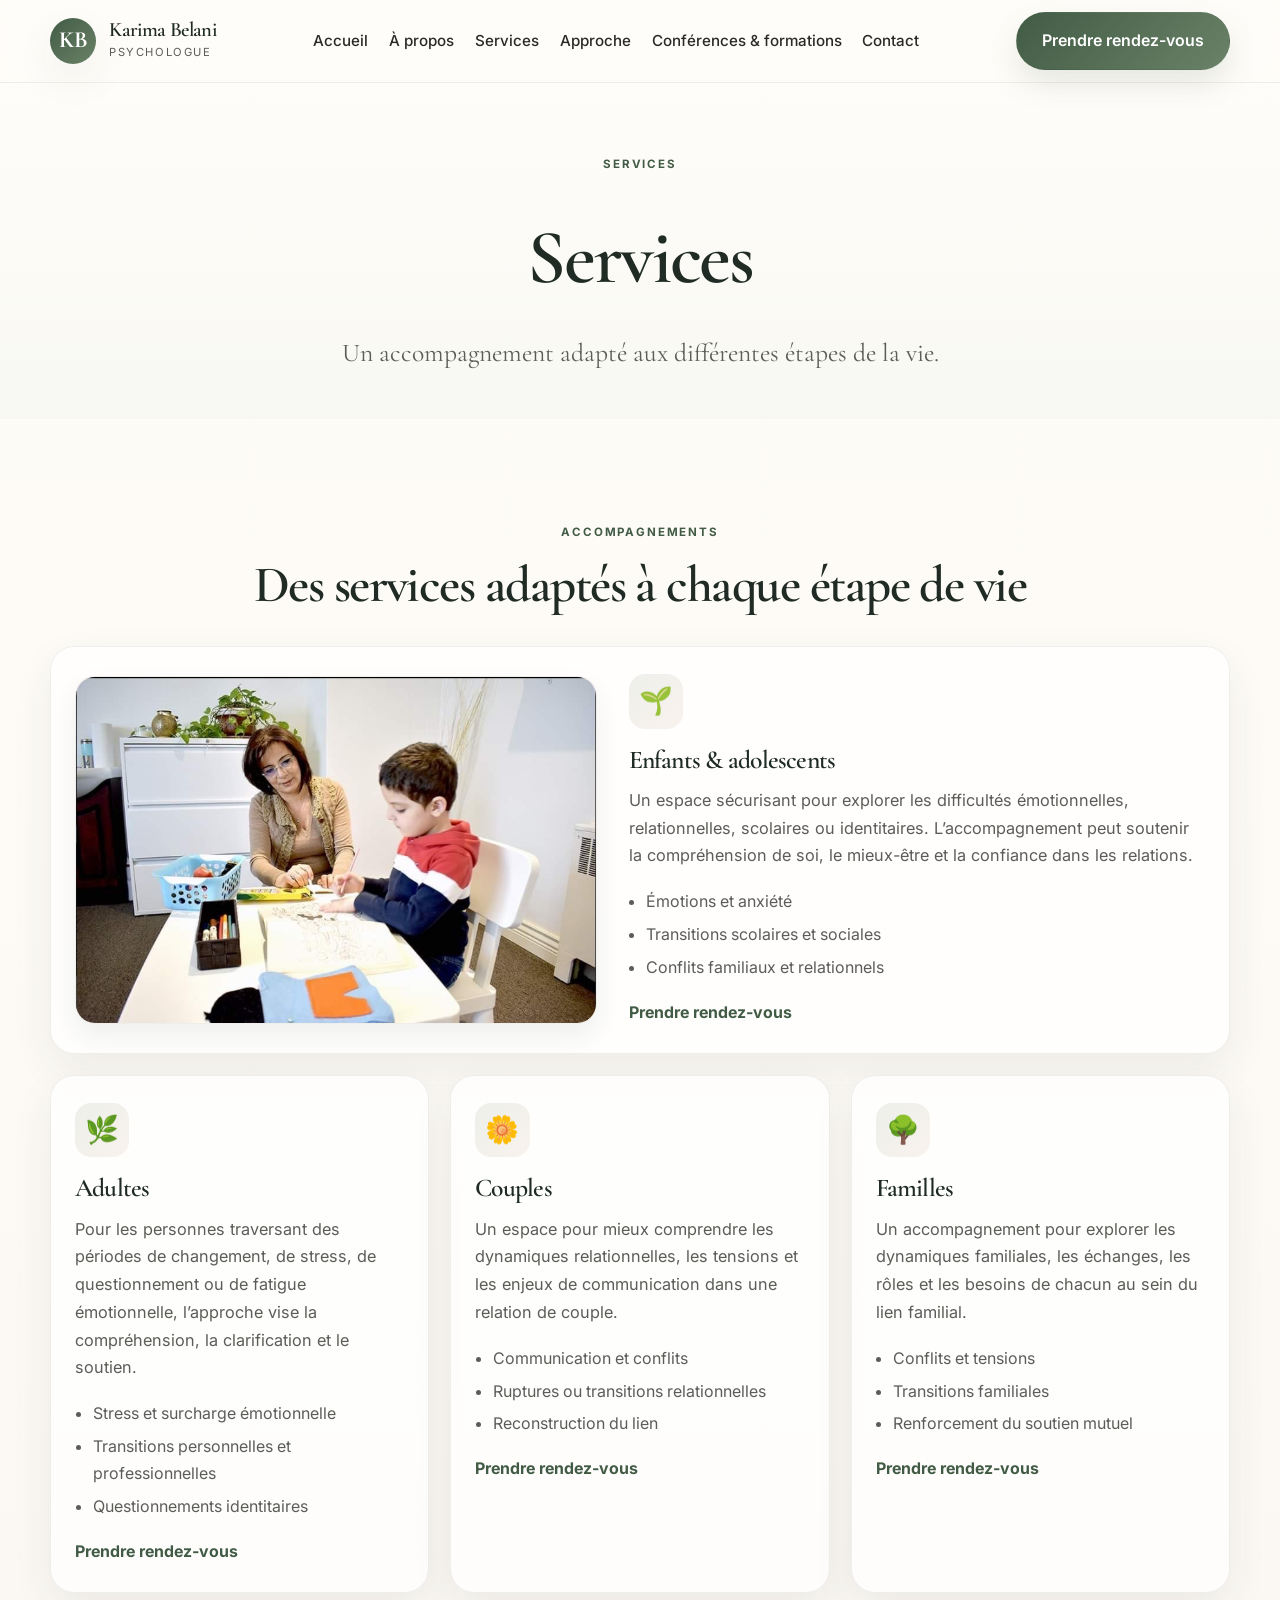
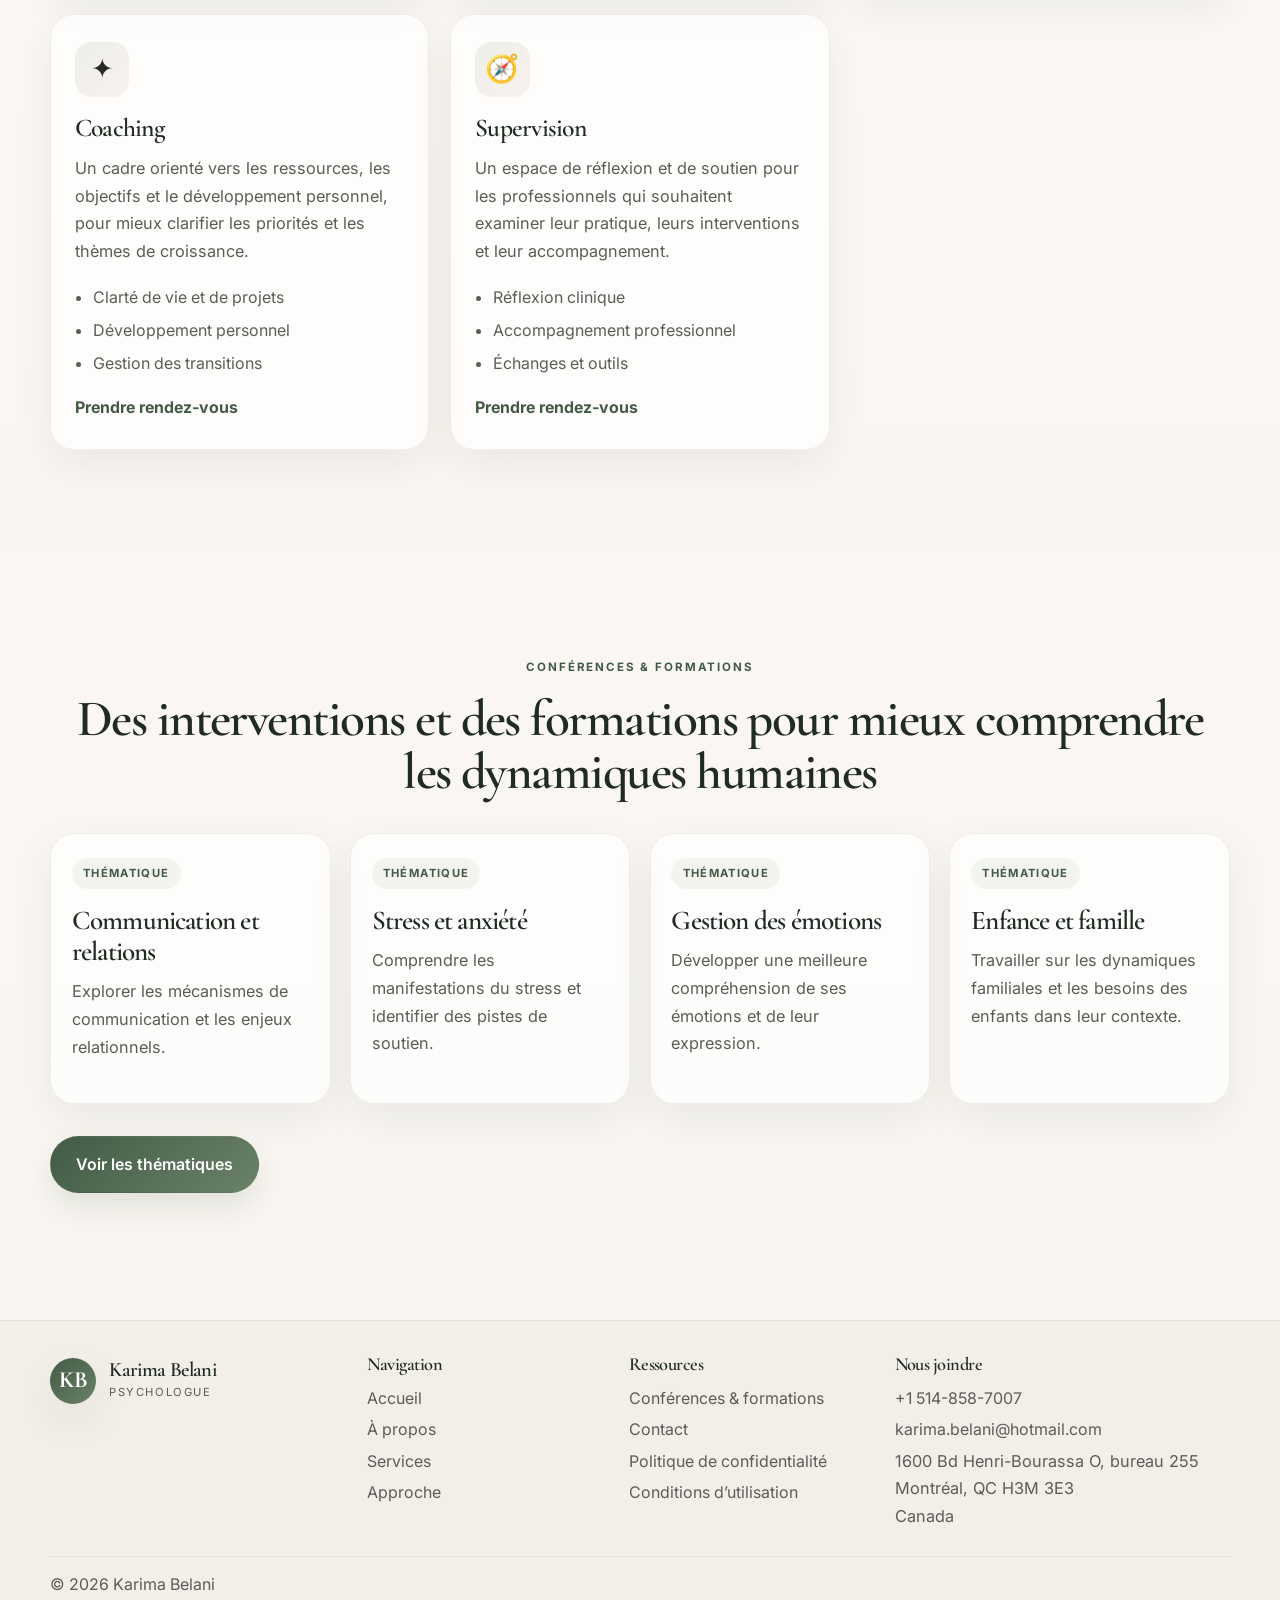
<file: services.html>
<!DOCTYPE html>
<html lang="fr">
  <head>
    <meta charset="UTF-8" />
    <meta name="viewport" content="width=device-width, initial-scale=1.0" />
    <title>Services | Karima Belani, psychologue à Montréal</title>
    <meta
      name="description"
      content="Découvrez les services offerts par Karima Belani : accompagnement pour enfants, adolescents, adultes, couples, familles, coaching et supervision."
    />
    <meta name="robots" content="noindex, nofollow" />
    <meta property="og:type" content="website" />
    <meta property="og:title" content="Services | Karima Belani" />
    <meta
      property="og:description"
      content="Un accompagnement adapté aux différentes étapes de la vie."
    />
    <meta property="og:image" content="assets/images/karima-belani.jpg" />
    <meta property="og:locale" content="fr_CA" />
    <link rel="preconnect" href="https://fonts.googleapis.com" />
    <link rel="preconnect" href="https://fonts.gstatic.com" crossorigin />
    <link
      href="https://fonts.googleapis.com/css2?family=Cormorant+Garamond:wght@400;500;600;700&family=Inter:wght@400;500;600;700&display=swap"
      rel="stylesheet"
    />
    <link rel="stylesheet" href="assets/css/style.css" />
    <script defer src="assets/js/main.js"></script>
  </head>
  <body>
    <header class="site-header">
      <div class="container header-inner">
        <a class="brand" href="index.html" aria-label="Accueil Karima Belani">
          <span class="brand-mark">KB</span>
          <span class="brand-text">
            <strong>Karima Belani</strong>
            <small>Psychologue</small>
          </span>
        </a>

        <button class="nav-toggle" type="button" aria-expanded="false" aria-controls="mainNav" aria-label="Ouvrir le menu">
          <span></span><span></span><span></span>
        </button>

        <nav class="main-nav" id="mainNav" aria-label="Navigation principale">
          <a href="index.html">Accueil</a>
          <a href="a-propos.html">À propos</a>
          <a href="services.html" aria-current="page">Services</a>
          <a href="approche.html">Approche</a>
          <a href="conferences-formations.html">Conférences &amp; formations</a>
          <a href="contact.html">Contact</a>
        </nav>

        <a class="btn btn-primary header-cta" href="contact.html">Prendre rendez-vous</a>
      </div>
    </header>

    <main>
      <section class="page-hero">
        <div class="container page-hero-inner narrow">
          <p class="eyebrow">Services</p>
          <h1>Services</h1>
          <p class="page-subtitle">Un accompagnement adapté aux différentes étapes de la vie.</p>
        </div>
      </section>

      <section class="section">
        <div class="container section-heading center">
          <p class="eyebrow">Accompagnements</p>
          <h2>Des services adaptés à chaque étape de vie</h2>
        </div>
        <div class="container card-grid services-page-grid">
          <article class="service-card large-service-card child-service-card">
            <div class="child-service-layout">
              <div class="child-service-image">
                <!-- Vérifier l'autorisation de publication de l'image de l'enfant avant mise en production -->
                <img
                  src="assets/images/karima-belani-enfant.png"
                  alt="Karima Belani lors d'une activité d'accompagnement avec un enfant"
                  width="808"
                  height="538"
                  loading="lazy"
                />
              </div>
              <div class="child-service-copy">
                <div class="icon-wrap" aria-hidden="true">🌱</div>
                <h3>Enfants &amp; adolescents</h3>
                <p>Un espace sécurisant pour explorer les difficultés émotionnelles, relationnelles, scolaires ou identitaires. L’accompagnement peut soutenir la compréhension de soi, le mieux-être et la confiance dans les relations.</p>
                <ul>
                  <li>Émotions et anxiété</li>
                  <li>Transitions scolaires et sociales</li>
                  <li>Conflits familiaux et relationnels</li>
                </ul>
                <a href="contact.html">Prendre rendez-vous</a>
              </div>
            </div>
          </article>

          <article class="service-card large-service-card">
            <div class="icon-wrap" aria-hidden="true">🌿</div>
            <h3>Adultes</h3>
            <p>Pour les personnes traversant des périodes de changement, de stress, de questionnement ou de fatigue émotionnelle, l’approche vise la compréhension, la clarification et le soutien.</p>
            <ul>
              <li>Stress et surcharge émotionnelle</li>
              <li>Transitions personnelles et professionnelles</li>
              <li>Questionnements identitaires</li>
            </ul>
            <a href="contact.html">Prendre rendez-vous</a>
          </article>

          <article class="service-card large-service-card">
            <div class="icon-wrap" aria-hidden="true">🌼</div>
            <h3>Couples</h3>
            <p>Un espace pour mieux comprendre les dynamiques relationnelles, les tensions et les enjeux de communication dans une relation de couple.</p>
            <ul>
              <li>Communication et conflits</li>
              <li>Ruptures ou transitions relationnelles</li>
              <li>Reconstruction du lien</li>
            </ul>
            <a href="contact.html">Prendre rendez-vous</a>
          </article>

          <article class="service-card large-service-card">
            <div class="icon-wrap" aria-hidden="true">🌳</div>
            <h3>Familles</h3>
            <p>Un accompagnement pour explorer les dynamiques familiales, les échanges, les rôles et les besoins de chacun au sein du lien familial.</p>
            <ul>
              <li>Conflits et tensions</li>
              <li>Transitions familiales</li>
              <li>Renforcement du soutien mutuel</li>
            </ul>
            <a href="contact.html">Prendre rendez-vous</a>
          </article>

          <article class="service-card large-service-card">
            <div class="icon-wrap" aria-hidden="true">✦</div>
            <h3>Coaching</h3>
            <p>Un cadre orienté vers les ressources, les objectifs et le développement personnel, pour mieux clarifier les priorités et les thèmes de croissance.</p>
            <ul>
              <li>Clarté de vie et de projets</li>
              <li>Développement personnel</li>
              <li>Gestion des transitions</li>
            </ul>
            <a href="contact.html">Prendre rendez-vous</a>
          </article>

          <article class="service-card large-service-card">
            <div class="icon-wrap" aria-hidden="true">🧭</div>
            <h3>Supervision</h3>
            <p>Un espace de réflexion et de soutien pour les professionnels qui souhaitent examiner leur pratique, leurs interventions et leur accompagnement.</p>
            <ul>
              <li>Réflexion clinique</li>
              <li>Accompagnement professionnel</li>
              <li>Échanges et outils</li>
            </ul>
            <a href="contact.html">Prendre rendez-vous</a>
          </article>
        </div>
      </section>

      <section class="section muted-section">
        <div class="container">
          <div class="section-heading center">
            <p class="eyebrow">Conférences &amp; formations</p>
            <h2>Des interventions et des formations pour mieux comprendre les dynamiques humaines</h2>
          </div>
          <div class="card-grid four-up">
            <article class="detail-card">
              <span class="card-kicker">Thématique</span>
              <h3>Communication et relations</h3>
              <p>Explorer les mécanismes de communication et les enjeux relationnels.</p>
            </article>
            <article class="detail-card">
              <span class="card-kicker">Thématique</span>
              <h3>Stress et anxiété</h3>
              <p>Comprendre les manifestations du stress et identifier des pistes de soutien.</p>
            </article>
            <article class="detail-card">
              <span class="card-kicker">Thématique</span>
              <h3>Gestion des émotions</h3>
              <p>Développer une meilleure compréhension de ses émotions et de leur expression.</p>
            </article>
            <article class="detail-card">
              <span class="card-kicker">Thématique</span>
              <h3>Enfance et famille</h3>
              <p>Travailler sur les dynamiques familiales et les besoins des enfants dans leur contexte.</p>
            </article>
          </div>
          <div class="cta-row center">
            <a class="btn btn-primary" href="conferences-formations.html">Voir les thématiques</a>
          </div>
        </div>
      </section>
    </main>

    <footer class="site-footer">
      <div class="container footer-grid">
        <div>
          <a class="brand footer-brand" href="index.html" aria-label="Accueil">
            <span class="brand-mark">KB</span>
            <span class="brand-text">
              <strong>Karima Belani</strong>
              <small>Psychologue</small>
            </span>
          </a>
        </div>

        <nav class="footer-nav" aria-label="Navigation du pied de page">
          <div>
            <h3>Navigation</h3>
            <a href="index.html">Accueil</a>
            <a href="a-propos.html">À propos</a>
            <a href="services.html" aria-current="page">Services</a>
            <a href="approche.html">Approche</a>
          </div>
          <div>
            <h3>Ressources</h3>
            <a href="conferences-formations.html">Conférences &amp; formations</a>
            <a href="contact.html">Contact</a>
            <a href="politique-confidentialite.html">Politique de confidentialité</a>
            <a href="conditions-utilisation.html">Conditions d’utilisation</a>
          </div>
        </nav>

        <div class="footer-meta" aria-label="Nous joindre">
          <h3>Nous joindre</h3>
          <a href="tel:+15148587007">+1 514-858-7007</a>
          <a href="mailto:karima.belani@hotmail.com">karima.belani@hotmail.com</a>
          <p>1600 Bd Henri-Bourassa O, bureau 255<br />Montréal, QC H3M 3E3<br />Canada</p>
        </div>
      </div>

      <div class="container footer-bottom">
        <span>© 2026 Karima Belani</span>
      </div>
    </footer>
  </body>
</html>
</file>
<file: assets/css/style.css>
:root {
  --sage-50: #f3f0ea;
  --sage-100: #eaf1e5;
  --sage-200: #dfe8d8;
  --sage-300: #c7d5bf;
  --sage-400: #96a98b;
  --sage-500: #6a8267;
  --sage-700: #425b45;
  --forest-700: #2d4638;
  --forest-900: #1f2b24;
  --beige-50: #faf6f2;
  --beige-100: #f3ebdf;
  --beige-200: #e9dcc7;
  --terracotta-100: #f0ddd3;
  --terracotta-200: #d6a98f;
  --ivory: #fffdf9;
  --white: #ffffff;
  --text: #2a2b28;
  --muted: #5c5c59;
  --line: rgba(45, 70, 56, 0.13);
  --shadow-soft: 0 16px 42px rgba(40, 51, 44, 0.07);
  --shadow-card: 0 18px 42px rgba(52, 50, 42, 0.08);
  --radius-xl: 34px;
  --radius-lg: 24px;
  --radius-md: 18px;
  --max-width: min(1180px, calc(100% - 2rem));
}

* {
  box-sizing: border-box;
}

html {
  scroll-behavior: smooth;
}

body {
  margin: 0;
  font-family: "Inter", "Segoe UI", sans-serif;
  background: linear-gradient(180deg, var(--ivory) 0%, #f7f3ee 100%);
  color: var(--text);
  line-height: 1.7;
}

img {
  display: block;
  max-width: 100%;
}

button,
input,
textarea {
  font: inherit;
}

a {
  color: inherit;
  text-decoration: none;
}

p {
  margin: 0 0 1.1rem;
  color: var(--muted);
  font-size: 1.02rem;
}

.container {
  width: var(--max-width);
  margin-inline: auto;
}

.section-shell,
.section {
  padding: 6.5rem 0;
}

.narrow {
  max-width: 760px;
}

.eyebrow {
  margin: 0 0 1rem;
  color: var(--sage-700);
  font-size: 0.72rem;
  font-weight: 700;
  letter-spacing: 0.16em;
  text-transform: uppercase;
}

h1,
h2,
h3,
.brand strong {
  margin: 0;
  color: var(--forest-900);
  font-family: "Cormorant Garamond", Georgia, serif;
  font-weight: 600;
  letter-spacing: -0.03em;
}

h1 {
  font-size: clamp(3.4rem, 6vw, 6rem);
  line-height: 0.9;
}

h2 {
  margin-bottom: 1rem;
  font-size: clamp(2.5rem, 4vw, 4rem);
  line-height: 1.02;
}

h3 {
  font-size: clamp(1.8rem, 2vw, 2.3rem);
  line-height: 1.15;
}

.center {
  text-align: center;
}

.site-header {
  position: sticky;
  top: 0;
  z-index: 50;
  border-bottom: 1px solid rgba(39, 51, 42, 0.08);
  background: rgba(255, 253, 249, 0.74);
  backdrop-filter: blur(14px);
}

.header-inner {
  display: flex;
  align-items: center;
  justify-content: space-between;
  gap: 1.2rem;
  min-height: 82px;
}

.brand {
  display: inline-flex;
  align-items: center;
  gap: 0.8rem;
}

.brand-mark {
  display: grid;
  place-items: center;
  width: 2.9rem;
  height: 2.9rem;
  border-radius: 50%;
  background: linear-gradient(135deg, var(--sage-700), var(--sage-500));
  color: var(--white);
  font-family: "Cormorant Garamond", Georgia, serif;
  font-size: 1.45rem;
  font-weight: 700;
  box-shadow: var(--shadow-soft);
}

.brand-text {
  display: flex;
  flex-direction: column;
  gap: 0.15rem;
}

.brand strong {
  font-size: clamp(1.2rem, 1.6vw, 1.8rem);
  line-height: 1;
}

.brand small {
  color: var(--muted);
  font-size: 0.7rem;
  letter-spacing: 0.14em;
  text-transform: uppercase;
  font-family: "Inter", sans-serif;
}

.main-nav {
  display: flex;
  align-items: center;
  gap: 1.3rem;
}

.main-nav a {
  position: relative;
  color: var(--text);
  font-size: 0.95rem;
  font-weight: 500;
}

.main-nav a::after {
  content: "";
  position: absolute;
  left: 0;
  right: 0;
  bottom: -0.45rem;
  height: 2px;
  background: var(--sage-500);
  transform: scaleX(0);
  transform-origin: left;
  transition: transform 180ms ease;
}

.main-nav a:hover::after,
.main-nav a:focus-visible::after {
  transform: scaleX(1);
}

.btn {
  display: inline-flex;
  align-items: center;
  justify-content: center;
  min-height: 3.1rem;
  padding: 0.88rem 1.55rem;
  border: 1px solid transparent;
  border-radius: 999px;
  font-weight: 600;
  transition: transform 180ms ease, box-shadow 180ms ease, border-color 180ms ease;
}

.btn:hover,
.btn:focus-visible {
  transform: translateY(-1px);
}

a:focus-visible,
button:focus-visible,
input:focus-visible,
textarea:focus-visible {
  outline: 3px solid var(--sage-500);
  outline-offset: 3px;
}

.btn:disabled {
  cursor: not-allowed;
  opacity: 0.72;
  transform: none;
}

.btn-primary {
  background: linear-gradient(135deg, var(--sage-700) 0%, var(--sage-500) 100%);
  color: var(--white);
  box-shadow: 0 14px 30px rgba(80, 101, 77, 0.14);
}

.btn-secondary {
  background: rgba(255, 255, 255, 0.38);
  border-color: rgba(66, 92, 68, 0.2);
  color: var(--forest-900);
}

.nav-toggle {
  display: none;
  width: 3rem;
  height: 3rem;
  padding: 0.65rem;
  border: 1px solid rgba(41, 54, 43, 0.12);
  border-radius: 50%;
  background: rgba(255, 255, 255, 0.5);
  cursor: pointer;
}

.nav-toggle span {
  display: block;
  width: 100%;
  height: 2px;
  margin: 0.26rem 0;
  background: var(--forest-900);
  border-radius: 999px;
}

.hero {
  padding-top: 4rem;
}

.hero-grid {
  display: grid;
  grid-template-columns: 1.06fr 0.94fr;
  gap: 3.5rem;
  align-items: center;
}

.hero-copy {
  max-width: 40rem;
}

.subtitle {
  margin-top: 0.8rem;
  margin-bottom: 0.8rem;
  font-size: clamp(1.5rem, 2vw, 2.1rem);
  color: var(--sage-700);
  font-family: "Cormorant Garamond", Georgia, serif;
}

.lead {
  margin-bottom: 1rem;
  color: var(--text);
  font-size: clamp(1.5rem, 2vw, 2.15rem);
  line-height: 1.3;
}

.hero-text {
  max-width: 34rem;
  font-size: 1.08rem;
}

.cta-row {
  display: flex;
  flex-wrap: wrap;
  gap: 0.9rem;
  margin: 2rem 0 1.4rem;
}

.hero-meta {
  display: flex;
  flex-wrap: wrap;
  gap: 0.7rem;
  padding: 0;
  margin: 0;
  list-style: none;
}

.hero-meta li {
  display: inline-flex;
  align-items: center;
  padding: 0.6rem 0.9rem;
  border: 1px solid var(--line);
  border-radius: 999px;
  background: rgba(255, 255, 255, 0.4);
  color: var(--muted);
  font-size: 0.88rem;
}

.hero-media {
  position: relative;
  display: grid;
  place-items: center;
  min-width: 0;
}

.portrait-frame {
  position: relative;
  z-index: 1;
  width: min(100%, 34rem);
  padding: 0.75rem;
  border: 1px solid rgba(54, 63, 50, 0.09);
  border-radius: 30px;
  background: rgba(255, 253, 249, 0.72);
  box-shadow: 0 18px 42px rgba(52, 50, 42, 0.1);
}

.portrait-frame img {
  display: block;
  width: 100%;
  height: auto;
  object-fit: contain;
  border-radius: 22px;
}

.intro {
  background: rgba(255,255,255,0.18);
}

.intro-inner {
  text-align: center;
}

.intro-inner h2 {
  max-width: 48rem;
  margin-inline: auto;
}

.mini-badge {
  margin-top: 1.5rem;
  display: inline-flex;
  align-items: center;
  justify-content: center;
  padding: 0.7rem 1.2rem;
  border: 1px solid var(--line);
  border-radius: 999px;
  background: rgba(255,255,255,0.5);
}

.mini-badge span {
  color: var(--forest-900);
  font-weight: 700;
}

.approach-tags {
  margin-top: 2.5rem;
  display: flex;
  flex-wrap: wrap;
  justify-content: center;
  gap: 0.75rem 0.9rem;
}

.approach-tags span {
  display: inline-flex;
  align-items: center;
  padding: 0.7rem 1rem;
  border: 1px solid rgba(48, 59, 50, 0.08);
  border-radius: 999px;
  background: rgba(255,255,255,0.55);
  color: var(--forest-900);
  font-size: 0.9rem;
}

.tree-section {
  background: linear-gradient(180deg, rgba(238,242,235,0.7), rgba(255,255,255,0.1));
}

.tree-layout {
  display: block;
}

.tree-copy {
  max-width: 32rem;
}

.tree-copy p {
  max-width: 29rem;
}

.tree-points {
  margin-top: 1.8rem;
  display: grid;
  grid-template-columns: repeat(4, minmax(0, 1fr));
  gap: 0.9rem;
}

.tree-image-wrap {
  width: min(100%, 1120px);
  margin: 2rem auto 0;
}

.tree-image-wrap img {
  display: block;
  width: 100%;
  height: auto;
  object-fit: contain;
}

.tree-points div {
  display: grid;
  gap: 0.15rem;
  padding: 1rem 1.1rem;
  border: 1px solid rgba(51, 57, 50, 0.08);
  border-radius: var(--radius-md);
  background: rgba(255,255,255,0.42);
}

.tree-points strong {
  color: var(--forest-900);
  font-size: 1.03rem;
}

.tree-points span {
  color: var(--muted);
}

.tree-visual-wrap {
  position: relative;
  min-height: 40rem;
  display: grid;
  place-items: center;
}

.tree-shell {
  position: relative;
  z-index: 1;
  width: min(100%, 770px);
  filter: drop-shadow(0 28px 34px rgba(31, 43, 36, 0.08));
}

.tree-shell img {
  width: 100%;
  height: auto;
}

.branch {
  position: absolute;
  z-index: 2;
  display: inline-flex;
  flex-direction: column;
  gap: 0.1rem;
  max-width: 11rem;
  padding: 0.7rem 0.8rem;
  border: 1px solid rgba(55, 62, 51, 0.08);
  border-radius: 16px;
  background: rgba(255,255,255,0.78);
  box-shadow: var(--shadow-soft);
  transition: transform 180ms ease, box-shadow 180ms ease;
}

.branch:hover,
.branch:focus-visible {
  transform: translateY(-3px);
  box-shadow: 0 18px 28px rgba(52, 50, 42, 0.09);
}

.branch span {
  color: var(--forest-900);
  font-weight: 700;
}

.branch small {
  color: var(--muted);
  font-size: 0.72rem;
  line-height: 1.5;
}

.branch-01 { left: 2%; top: 18%; }
.branch-02 { left: 8%; bottom: 11%; }
.branch-03 { right: 13%; top: 14%; }
.branch-04 { right: 4%; top: 34%; }
.branch-05 { left: 8%; top: 49%; }
.branch-06 { right: 10%; bottom: 18%; }
.branch-07 { left: 28%; bottom: 2%; }
.branch-08 { right: 22%; bottom: 2%; }

.services {
  background: rgba(255,255,255,0.12);
}

.section-heading {
  margin-bottom: 2.2rem;
}

.card-grid {
  display: grid;
  gap: 1.3rem;
}

.services-grid {
  grid-template-columns: repeat(3, minmax(0, 1fr));
}

.service-card,
.conference-card {
  padding: 1.7rem 1.5rem;
  border: 1px solid rgba(53, 62, 49, 0.08);
  border-radius: var(--radius-lg);
  background: rgba(255,255,255,0.72);
  box-shadow: var(--shadow-soft);
  transition: transform 180ms ease, box-shadow 180ms ease, border-color 180ms ease;
}

.service-card:hover,
.conference-card:hover {
  transform: translateY(-3px);
  box-shadow: 0 18px 36px rgba(52, 50, 42, 0.09);
  border-color: rgba(80, 101, 77, 0.16);
}

.icon-wrap {
  display: grid;
  place-items: center;
  width: 3.4rem;
  height: 3.4rem;
  margin-bottom: 1rem;
  border-radius: 16px;
  background: linear-gradient(135deg, rgba(111,133,103,0.12), rgba(214,169,143,0.14));
  font-size: 1.7rem;
}

.service-card h3 {
  margin-bottom: 0.8rem;
  font-size: clamp(1.6rem, 2vw, 2.1rem);
}

.service-card p {
  margin-bottom: 1.15rem;
}

.service-card a {
  color: var(--sage-700);
  font-weight: 700;
}

.about {
  background: linear-gradient(180deg, rgba(237,241,232,0.52), rgba(255,255,255,0.2));
}

.about-grid {
  display: grid;
  grid-template-columns: 0.9fr 1.1fr;
  gap: 2.8rem;
  align-items: start;
}

.about-image-wrap {
  width: min(100%, 460px);
  justify-self: center;
}

.about-frame {
  overflow: hidden;
  border: 1px solid rgba(52, 62, 49, 0.08);
  border-radius: 32px;
  box-shadow: var(--shadow-card);
}

.about-frame img {
  display: block;
  width: 100%;
  height: auto;
  object-fit: contain;
}

.page-hero-inner.about-grid {
  grid-template-columns: 0.9fr 1.1fr;
  align-items: start;
}

.about-kicker {
  margin-bottom: 0.8rem;
  color: var(--sage-700);
  font-size: 1.08rem;
  font-weight: 600;
}

.conferences {
  background: rgba(255,255,255,0.14);
}

.wide {
  max-width: 720px;
  margin-inline: auto;
}

.conference-grid {
  grid-template-columns: repeat(5, minmax(0, 1fr));
}

.conference-card {
  min-height: 16rem;
}

.tag {
  display: inline-flex;
  align-items: center;
  padding: 0.38rem 0.7rem;
  border-radius: 999px;
  background: rgba(111, 133, 103, 0.08);
  color: var(--sage-700);
  font-size: 0.68rem;
  font-weight: 700;
  letter-spacing: 0.12em;
  text-transform: uppercase;
}

.conference-card h3 {
  margin-top: 1rem;
  margin-bottom: 0.8rem;
  font-size: 1.8rem;
}

.cta-bar {
  display: flex;
  align-items: center;
  justify-content: space-between;
  gap: 1rem;
  margin-top: 2.3rem;
  padding: 1.2rem 1.5rem;
  border: 1px solid rgba(66, 92, 68, 0.08);
  border-radius: var(--radius-lg);
  background: linear-gradient(135deg, rgba(111,133,103,0.08), rgba(214,169,143,0.08));
}

.cta-bar p {
  margin: 0;
  font-size: 1.05rem;
  color: var(--forest-900);
}

.credibility {
  background: linear-gradient(180deg, rgba(44, 59, 48, 0.98), rgba(30, 40, 34, 0.98));
}

.credibility-grid {
  display: grid;
  grid-template-columns: repeat(4, minmax(0, 1fr));
  gap: 1rem;
}

.credibility-grid > div {
  padding: 1.4rem 0.8rem 0.8rem;
  border-top: 1px solid rgba(255,255,255,0.12);
}

.credibility-label {
  margin-bottom: 0.45rem;
  color: rgba(255,255,255,0.72);
  font-size: 0.75rem;
  letter-spacing: 0.12em;
  text-transform: uppercase;
}

.credibility h3 {
  color: var(--white);
  font-size: clamp(1.6rem, 2vw, 2.2rem);
}

.contact {
  background: rgba(255,255,255,0.13);
}

.contact-grid {
  display: grid;
  grid-template-columns: 0.86fr 1.14fr;
  gap: 2.5rem;
  align-items: start;
}

.contact-details {
  display: grid;
  gap: 0.9rem;
  margin-top: 1.6rem;
}

.contact-details a,
.contact-details p {
  color: var(--muted);
}

.contact-details a {
  font-weight: 600;
}

.contact-form {
  padding: 1.7rem;
  border: 1px solid rgba(53, 62, 49, 0.08);
  border-radius: var(--radius-xl);
  background: rgba(255,255,255,0.75);
  box-shadow: var(--shadow-card);
}

.field-row {
  display: grid;
  grid-template-columns: repeat(2, minmax(0, 1fr));
  gap: 1rem;
}

.contact-form label {
  display: grid;
  gap: 0.5rem;
  margin-bottom: 1rem;
  color: var(--forest-900);
  font-weight: 600;
}

.contact-form input,
.contact-form textarea {
  width: 100%;
  padding: 0.9rem 1rem;
  border: 1px solid rgba(46, 59, 50, 0.12);
  border-radius: 14px;
  background: rgba(255,255,255,0.85);
  color: var(--text);
}

.contact-form input:focus,
.contact-form textarea:focus {
  outline: 2px solid rgba(111, 133, 103, 0.25);
  outline-offset: 2px;
}

.checkbox-row {
  display: flex;
  align-items: flex-start;
  gap: 0.8rem;
  margin-top: 0.5rem;
  color: var(--muted);
}

.checkbox-row input {
  width: 1.05rem;
  height: 1.05rem;
  margin-top: 0.25rem;
}

.honeypot {
  position: absolute;
  left: -9999px;
  width: 1px;
  height: 1px;
  opacity: 0;
  pointer-events: none;
}

.privacy-note {
  margin-top: 0.8rem;
  font-size: 0.9rem;
  color: var(--muted);
}

.form-status {
  margin: 1rem 0 1.2rem;
  padding: 0.9rem 1rem;
  border-radius: 12px;
  background: rgba(111, 133, 103, 0.08);
  border: 1px solid rgba(66, 92, 68, 0.12);
  color: var(--forest-900);
  line-height: 1.6;
}

.form-status a {
  color: var(--sage-700);
  font-weight: 700;
  text-decoration: underline;
}

.site-footer {
  border-top: 1px solid rgba(52, 62, 49, 0.08);
  background: #f2eee8;
}

.footer-grid {
  display: grid;
  grid-template-columns: 0.7fr 1.2fr 0.8fr;
  gap: 1.5rem;
  padding: 2.1rem 0 1.3rem;
}

.footer-brand {
  display: inline-flex;
  margin-top: 0.2rem;
}

.footer-nav {
  display: grid;
  grid-template-columns: repeat(2, minmax(0, 1fr));
  gap: 0.8rem 1.2rem;
}

.footer-nav h3,
.footer-meta h3 {
  margin-bottom: 0.6rem;
  color: var(--forest-900);
  font-size: 1.15rem;
}

.footer-nav a,
.footer-meta a,
.footer-meta p {
  display: block;
  margin: 0.25rem 0;
  color: var(--muted);
}

.footer-bottom {
  padding: 0.9rem 0 1.7rem;
  border-top: 1px solid rgba(52, 62, 49, 0.08);
  color: var(--muted);
}

.page-hero {
  padding-top: 4.5rem;
  padding-bottom: 3rem;
  background: linear-gradient(180deg, rgba(255,255,255,0.18), rgba(238,242,235,0.36));
}

.page-hero-inner {
  display: grid;
  grid-template-columns: 1.1fr 0.9fr;
  gap: 2rem;
  align-items: center;
}

.page-hero-inner.narrow {
  grid-template-columns: 1fr;
  text-align: center;
}

.page-subtitle {
  margin-top: 0.8rem;
  margin-bottom: 0;
  color: var(--muted);
  font-size: clamp(1.2rem, 2vw, 1.7rem);
  line-height: 1.35;
  font-family: "Cormorant Garamond", Georgia, serif;
}

.page-hero-image {
  justify-self: end;
  width: min(100%, 26rem);
  padding: 0.8rem;
  border: 1px solid rgba(53, 62, 49, 0.08);
  border-radius: 32px;
  background: rgba(255,255,255,0.42);
  box-shadow: var(--shadow-card);
}

.page-hero-image img {
  width: 100%;
  height: min(31rem, 68vw);
  object-fit: cover;
  object-position: center top;
  border-radius: 24px;
}

.muted-section {
  background: rgba(255,255,255,0.14);
}

.content-grid {
  display: grid;
  grid-template-columns: 0.95fr 1.05fr;
  gap: 2rem;
  align-items: start;
}

.split-layout {
  grid-template-columns: 0.82fr 1.18fr;
}

.detail-card {
  padding: 1.5rem 1.3rem;
  border: 1px solid rgba(53, 62, 49, 0.08);
  border-radius: var(--radius-lg);
  background: rgba(255,255,255,0.7);
  box-shadow: var(--shadow-soft);
}

.card-kicker {
  display: inline-flex;
  padding: 0.35rem 0.7rem;
  border-radius: 999px;
  background: rgba(111, 133, 103, 0.08);
  color: var(--sage-700);
  font-size: 0.7rem;
  font-weight: 700;
  letter-spacing: 0.12em;
  text-transform: uppercase;
}

.detail-card h3 {
  margin-top: 1rem;
  margin-bottom: 0.7rem;
  font-size: clamp(1.7rem, 2vw, 2.2rem);
}

.info-list {
  display: grid;
  gap: 1.2rem;
}

.info-list > div {
  padding: 1rem 1.1rem;
  border: 1px solid rgba(53, 62, 49, 0.08);
  border-radius: var(--radius-md);
  background: rgba(255,255,255,0.42);
}

.info-list strong {
  display: block;
  margin-bottom: 0.4rem;
  color: var(--forest-900);
}

.three-up,
.four-up,
.detail-grid {
  display: grid;
  gap: 1.2rem;
}

.three-up {
  grid-template-columns: repeat(3, minmax(0, 1fr));
}

.four-up {
  grid-template-columns: repeat(4, minmax(0, 1fr));
}

.detail-grid {
  grid-template-columns: repeat(3, minmax(0, 1fr));
}

.services-page-grid {
  grid-template-columns: repeat(3, minmax(0, 1fr));
}

.child-service-card {
  grid-column: 1 / -1;
}

.child-service-layout {
  display: grid;
  grid-template-columns: minmax(0, 0.95fr) minmax(0, 1.05fr);
  gap: 2rem;
  align-items: center;
}

.child-service-image {
  overflow: hidden;
  border: 1px solid rgba(53, 62, 49, 0.08);
  border-radius: 20px;
  background: var(--ivory);
  box-shadow: 0 12px 26px rgba(40, 51, 44, 0.07);
}

.child-service-image img {
  display: block;
  width: 100%;
  height: auto;
  object-fit: contain;
}

.large-service-card {
  min-height: 100%;
}

.large-service-card ul {
  margin: 0 0 1.1rem;
  padding-left: 1.1rem;
  color: var(--muted);
}

.large-service-card li + li {
  margin-top: 0.35rem;
}

.page-tree-visual {
  min-height: 28rem;
}

.legal-page {
  max-width: 760px;
}

.legal-page p {
  margin-bottom: 1.1rem;
}

.legal-page a {
  color: var(--sage-700);
  text-decoration: underline;
}

.contact-page-section {
  padding-top: 1rem;
}

.map-link-wrap {
  margin-top: 1.2rem;
}

.urgent-note {
  margin-top: 1.3rem;
  padding: 1rem 1.1rem;
  border-left: 3px solid rgba(111, 133, 103, 0.8);
  border-radius: 16px;
  background: rgba(111, 133, 103, 0.06);
}

.urgent-note p {
  margin: 0;
  color: var(--text);
}

@media (max-width: 1024px) {
  .hero-grid,
  .tree-layout,
  .about-grid,
  .contact-grid,
  .footer-grid,
  .page-hero-inner,
  .content-grid,
  .split-layout {
    grid-template-columns: 1fr;
  }

  .page-hero-inner.about-grid {
    grid-template-columns: 1fr;
  }

  .services-grid,
  .services-page-grid,
  .detail-grid,
  .three-up,
  .four-up {
    grid-template-columns: repeat(2, minmax(0, 1fr));
  }

  .tree-points {
    grid-template-columns: repeat(2, minmax(0, 1fr));
  }

  .conference-grid {
    grid-template-columns: repeat(2, minmax(0, 1fr));
  }

  .credibility-grid {
    grid-template-columns: repeat(2, minmax(0, 1fr));
  }
}

@media (max-width: 760px) {
  .header-inner {
    flex-wrap: wrap;
    padding: 0.8rem 0;
  }

  .nav-toggle {
    display: block;
    margin-left: auto;
  }

  .main-nav {
    display: none;
    width: 100%;
    flex-direction: column;
    align-items: flex-start;
    padding: 0.7rem 0 0.25rem;
  }

  .main-nav.is-open {
    display: flex;
  }

  .header-cta {
    display: none;
  }

  .section-shell,
  .section {
    padding: 4.5rem 0;
  }

  .hero-grid {
    gap: 2rem;
  }

  .hero-media {
    min-height: 0;
  }

  .portrait-frame {
    width: min(100%, 23rem);
  }

  .cta-row,
  .field-row,
  .cta-bar {
    flex-direction: column;
    align-items: flex-start;
  }

  .services-grid,
  .conference-grid,
  .credibility-grid,
  .field-row {
    grid-template-columns: 1fr;
  }

  .tree-visual-wrap {
    min-height: 24rem;
  }

  .tree-shell {
    width: min(100%, 540px);
  }

  .branch {
    position: static;
    max-width: none;
    margin: 0.45rem 0;
  }

  .tree-visual-wrap {
    display: block;
  }

  .tree-points {
    grid-template-columns: 1fr;
  }

  .contact-form {
    padding: 1.15rem;
  }

  .child-service-layout {
    grid-template-columns: 1fr;
    gap: 1.4rem;
  }

  .page-hero-image {
    justify-self: center;
    width: min(100%, 22rem);
  }

  .about-image-wrap {
    width: min(100%, 360px);
  }
}

@media (max-width: 820px) {
  .header-inner {
    flex-wrap: wrap;
    padding: 0.8rem 0;
  }

  .nav-toggle {
    display: block;
    margin-left: auto;
  }

  .main-nav {
    display: none;
    width: 100%;
    flex-direction: column;
    align-items: flex-start;
    padding: 0.7rem 0 0.25rem;
  }

  .main-nav.is-open {
    display: flex;
  }

  .header-cta {
    display: none;
  }
}

@media (max-width: 480px) {
  .brand strong {
    font-size: 1.12rem;
  }

  h1 {
    font-size: 2.8rem;
  }

  h2 {
    font-size: 2.3rem;
  }

  .btn {
    width: 100%;
  }

  .hero-meta {
    display: grid;
    grid-template-columns: 1fr;
  }

  .services-page-grid,
  .detail-grid,
  .three-up,
  .four-up {
    grid-template-columns: 1fr;
  }
}

@media (prefers-reduced-motion: reduce) {
  html {
    scroll-behavior: auto;
  }

  *, *::before, *::after {
    animation-duration: 0.01ms !important;
    animation-iteration-count: 1 !important;
    transition-duration: 0.01ms !important;
  }
}
</file>
